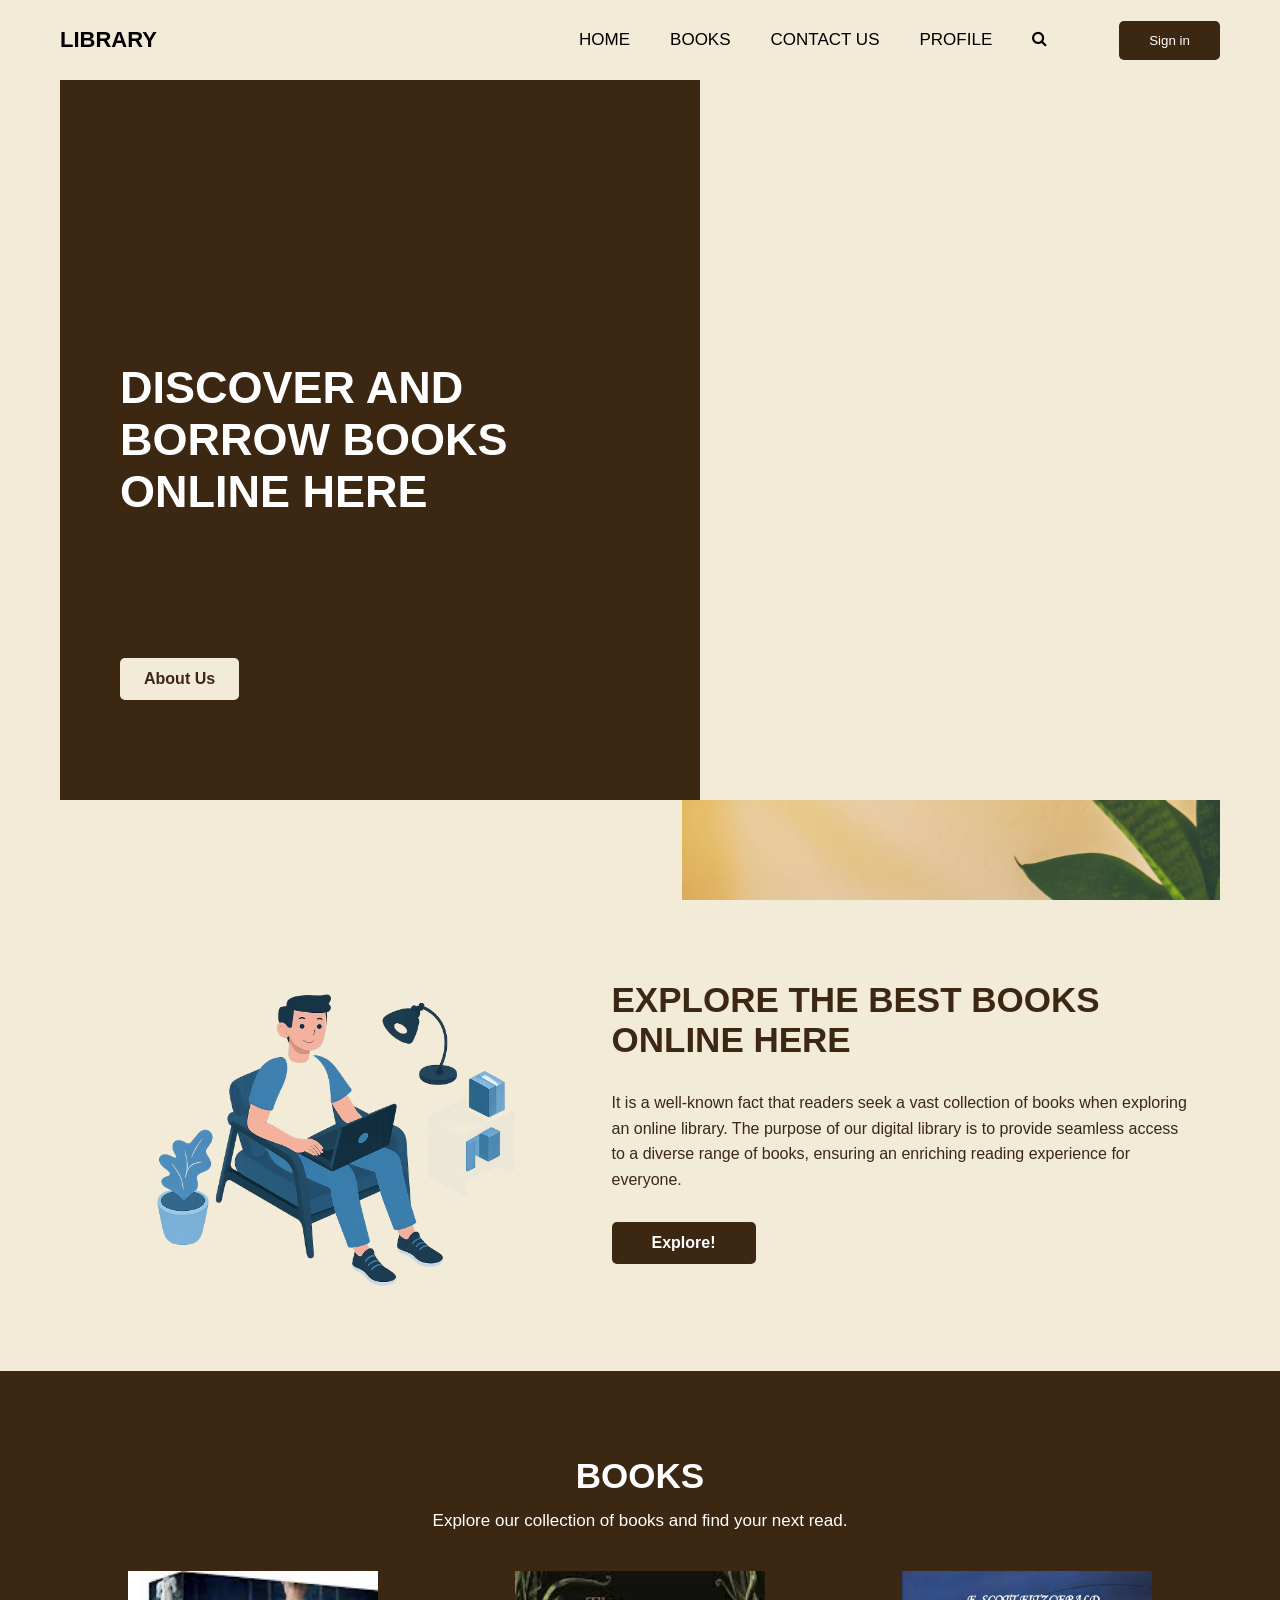
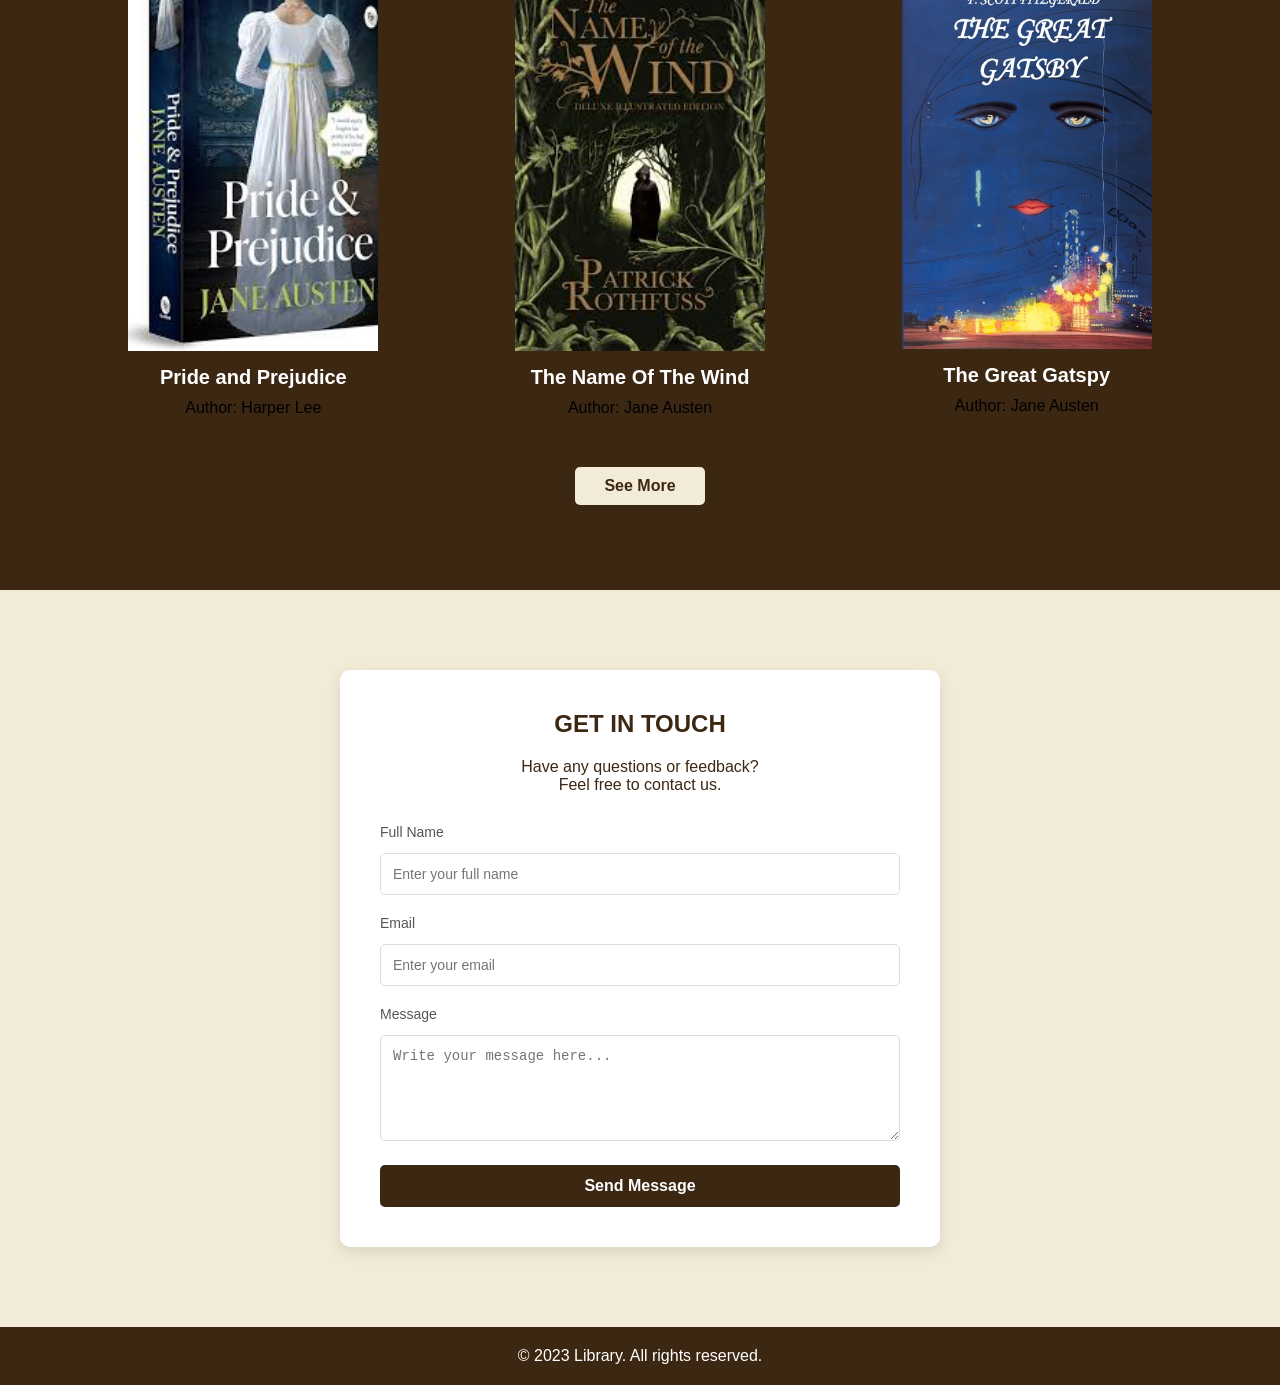
<file: index.html>
<!DOCTYPE html>
<html>
<head>
    <meta charset="UTF-8">
    <meta name="viewport" content="width=device-width, initial-scale=1.0">
    <title>Online Library</title>
    <link rel="preconnect" href="https://fonts.googleapis.com">
<link rel="preconnect" href="https://fonts.gstatic.com" crossorigin>
<link href="https://fonts.googleapis.com/css2?family=Indie+Flower&family=Poppins:ital,wght@0,100;0,200;0,300;0,400;0,500;0,600;0,700;0,800;0,900;1,100;1,200;1,300;1,400;1,500;1,600;1,700;1,800;1,900&display=swap" rel="stylesheet">
<link rel="stylesheet" href="css/font-awesome.min.css">
<link rel="stylesheet" href="css/style.css">
<link rel="stylesheet" href="css/profileStyle.css">
<link rel="stylesheet" href="css/navStyle.css">
<link rel="stylesheet" href="css/home.css">
<link rel="stylesheet" href="css/ScrollBar.css">
<link rel="stylesheet" href="css/searchButtonAll.css">
<script src="js/signIn.js" defer></script>

</head>
<body>
    <div class="home" id="home">
        <nav class="nav-large">
            <div class="nav-logo">
                <a href="index.html">Library</a>
            </div>
            <ul class="nav-links">
                <li><a href="#home">Home</a></li>
                <li><a href="#books">Books</a></li>
                <li><a href="#contact">Contact us</a></li>
                <li><a href="profileUser.html">Profile</a></li>
                <li><i class="fa fa-search search" aria-hidden="true"></i></li>
                <li>
                    <span id="user-name-large" style="margin-right: 10px; font-weight: bold;"></span>
                    <button id="auth-btn-large" class="sign-in-btn">Sign in</button>

                </li>
            </ul>
        </nav>

        <nav class="nav-small">
            <div class="nav-logo">
                <a href="index.html">Library</a>
            </div>
            <button class="menu-toggle" id="menuToggle">
                <i class="fa fa-bars"></i>
            </button>
            <div class="side-menu" id="sideMenu">
                <button class="close-menu" id="closeMenu">
                    <i class="fa fa-times"></i>
                </button>
                <ul class="nav-links">
                    <li><a href="#home" class="active">Home</a></li>
                    <li><a href="#books">Books</a></li>
                    <li><a href="#contact">Contact us</a></li>
                    <li><a href="profileUser.html">Profile</a></li>
                    <li><i class="fa fa-search search" aria-hidden="true"></i></li>
                    <li>
                        <span id="user-name-small" style="margin-right: 10px; font-weight: bold;"></span>
                        <button id="auth-btn-small" class="sign-in-btn">Sign in</button>
                    </li>
                </ul>
            </div>
        </nav>
        <div class="left-home" >
            <h1 class="homepg-title">
                Discover and Borrow Books Online Here
            </h1>
            <a href="#about" class="home-btn">About Us</a>
        </div>
        <div class="right-home">
            <div class="home-img">
                <img class="" src="images/bookhome.jpg" alt="home">
            </div>
        </div>
        <!-- <div class="float-fix"></div> -->
    </div>
    
    <div class="about first" id="about">
        <div class="container">
            
            <img src="images/boy.png" alt="about" class="boy-img">
            <div class="about-right">
                <h2 class="about-title">Explore the Best Books Online Here</h2>
                <p class="about-txt">It is a well-known fact that readers seek a vast collection of books when exploring an online library. The purpose of our digital library is to provide seamless access to a diverse range of books, ensuring an enriching reading experience for everyone.</p>
                <a class="about-btn" href="List-of-Books.html">Explore!</a>
            </div>
        </div>
    </div>

    <div class="books" id="books">
        <div class="container">
            <h2 class="books-title">Books</h2>
            <p class="books-txt">Explore our collection of books and find your next read.</p>
            <div class="first-row">
            <div class="book-list">
                <div class="book-item">
                    <img src="images/Pride and Prejudice.jpg" alt="Book 1" style="height: 85%;">
                    <h3 class="book-name">Pride and Prejudice</h3>
                    <p>Author: Harper Lee</p>
                </div>
                <div class="book-item mg">
                    <img src="images/name-wind.jpg" alt="Book 2" class="book2"> 
                    <h3 class="book-name">The Name Of The Wind</h3>
                    <p>Author: Jane Austen</p>
                </div>
                <div class="book-item">
                    <img src="images/the great gatspy.jpg" alt="Book 3" class="book3" >
                    <h3 class="book-name">The Great Gatspy</h3>
                    <p>Author:  Jane Austen</p>
                </div>
            </div>
            </div>
            
                <a href="List-of-Books.html" class="books-btn">See More</a>
            
        </div>
        <div class="float-fix"></div>
    </div>
    <section class="contact" id="contact">
        <div class="container2">
            <h1 class="contact-title">Get in Touch</h1>
            <p class="contact-text">Have any questions or feedback?<br> Feel free to contact us.</p>
            
            <form class="contact-form">
                <div class="input-group">
                    <label for="name">Full Name</label>
                    <input type="text" id="name" placeholder="Enter your full name" required>
                </div>
                
                <div class="input-group">
                    <label for="email">Email</label>
                    <input type="email" id="email" placeholder="Enter your email" required>
                </div>
                
                <div class="input-group">
                    <label for="message">Message</label>
                    <textarea id="message" rows="5" placeholder="Write your message here..." required></textarea>
                </div>
                
                <button type="submit" class="contact-btn">Send Message</button>
            </form>
        </div>
    </section>
    <footer class="footer">
        
        <p>&copy; 2023 Library. All rights reserved.</p>
                
            
    </footer>
    <script src="js/searchButtonAll.js"></script>
    <script src="js/navbarAuth.js"></script>
</body>
</html>
</file>
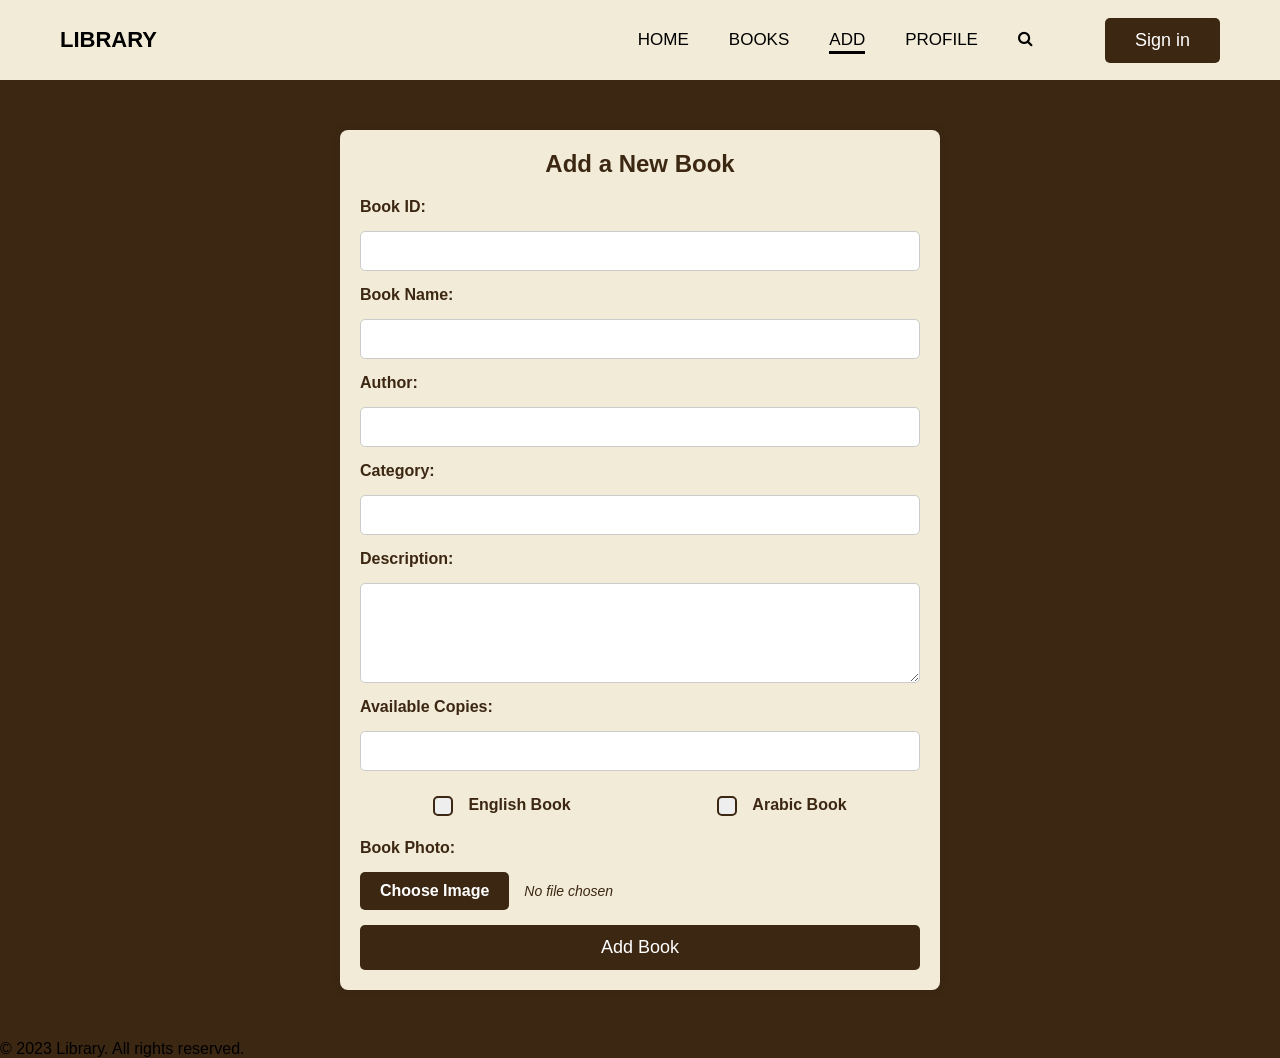
<file: Add_Book.html>
<!DOCTYPE html>
<html lang="en">
<head>
    <meta charset="UTF-8">
    <meta name="viewport" content="width=device-width, initial-scale=1.0">
    <title>Add Book</title>
    <link rel="stylesheet" href="css/add.css">
    <link rel="stylesheet" href="css/navStyle.css">
    <link rel="stylesheet" href="css/ScrollBar.css">
    <link rel="stylesheet" href="css/font-awesome.min.css">
    <link rel="stylesheet" href="css/searchButtonAll.css">
</head>
<body>
    <nav class="nav-large">
        <div class="nav-logo">
            <a href="homeAdmin.html">Library</a>
        </div>
        <ul class="nav-links">
            <li><a href="homeAdmin.html">Home</a></li>
            <li><a href="List-of-Books-Admin.html">Books</a></li>
            <li><a href="Add_Book.html">ADD</a></li>
            <li><a href="profileAdmin.html">Profile</a></li>
            <li><i class="fa fa-search search" aria-hidden="true"></i></li>
            <li>
                <span id="user-name-large" style="margin-right: 10px; font-weight: bold;"></span>
                <button id="auth-btn-large" class="sign-in-btn">Sign in</button>
            </li>
        </ul>
    </nav>

    <nav class="nav-small">
        <div class="nav-logo">
            <a href="homeAdmin.html">Library</a>
        </div>
        <button class="menu-toggle" id="menuToggle">
            <i class="fa fa-bars"></i>
        </button>
        <div class="side-menu" id="sideMenu">
            <button class="close-menu" id="closeMenu">
                <i class="fa fa-times"></i>
            </button>
            <ul class="nav-links">
                <li><a href="homeAdmin.html" class="active">Home</a></li>
                <li><a href="List-of-Books-Admin.html">Books</a></li>
                <li><a href="Add_Book.html">ADD</a></li>
                <li><a href="profileAdmin.html">Profile</a></li>
                <li><i class="fa fa-search search" aria-hidden="true"></i></li>
                <li>
                    <span id="user-name-small" style="margin-right: 10px; font-weight: bold;"></span>
                    <button id="auth-btn-small" class="sign-in-btn">Sign in</button>
                </li>
            </ul>
        </div>
    </nav>
    <div class="container">
        <h2>Add a New Book</h2>
        <form action="#" method="POST" enctype="multipart/form-data">
            <label for="book_id">Book ID:</label>
            <input type="text" id="book_id" name="book_id" required>
            
            <label for="book_name">Book Name:</label>
            <input type="text" id="book_name" name="book_name" required>
            
            <label for="author">Author:</label>
            <input type="text" id="author" name="author" required>
            
            <label for="category">Category:</label>
            <input type="text" id="category" name="category" required>
            
            <label for="description">Description:</label>
            <textarea id="description" name="description" required></textarea>
            
            <label for="available_copies">Available Copies:</label>
            <input type="number" id="available_copies" name="available_copies" min="1" required>
            
            <div class="language-options">
                <label class="custom-radio">
                    <input type="radio" name="choice" value="english" required>
                    <span class="checkmark"></span>
                    English Book
                </label>
                <label class="custom-radio">
                    <input type="radio" name="choice" value="arabic" required>
                    <span class="checkmark"></span>
                    Arabic Book
                </label>
            </div>            
            <label for="book_image">Book Photo:</label>
            <div class="file-upload-wrapper">
                <input type="file" id="book_image" name="book_image" accept="image/*" required>
                <label for="book_image" class="custom-file-upload">Choose Image</label>
                <span id="file-name">No file chosen</span>
            </div>
            <button type="submit">Add Book</button>
        </form>

    </div>
    <footer class="footer">
        <p>© 2023 Library. All rights reserved.</p>
    </footer>
    <script src="js/Add.js"></script>
    <script src="js/searchButtonAllAdmin.js"></script>
    <script src="js/navbarAuth.js"></script>
</body>
</html>
</file>
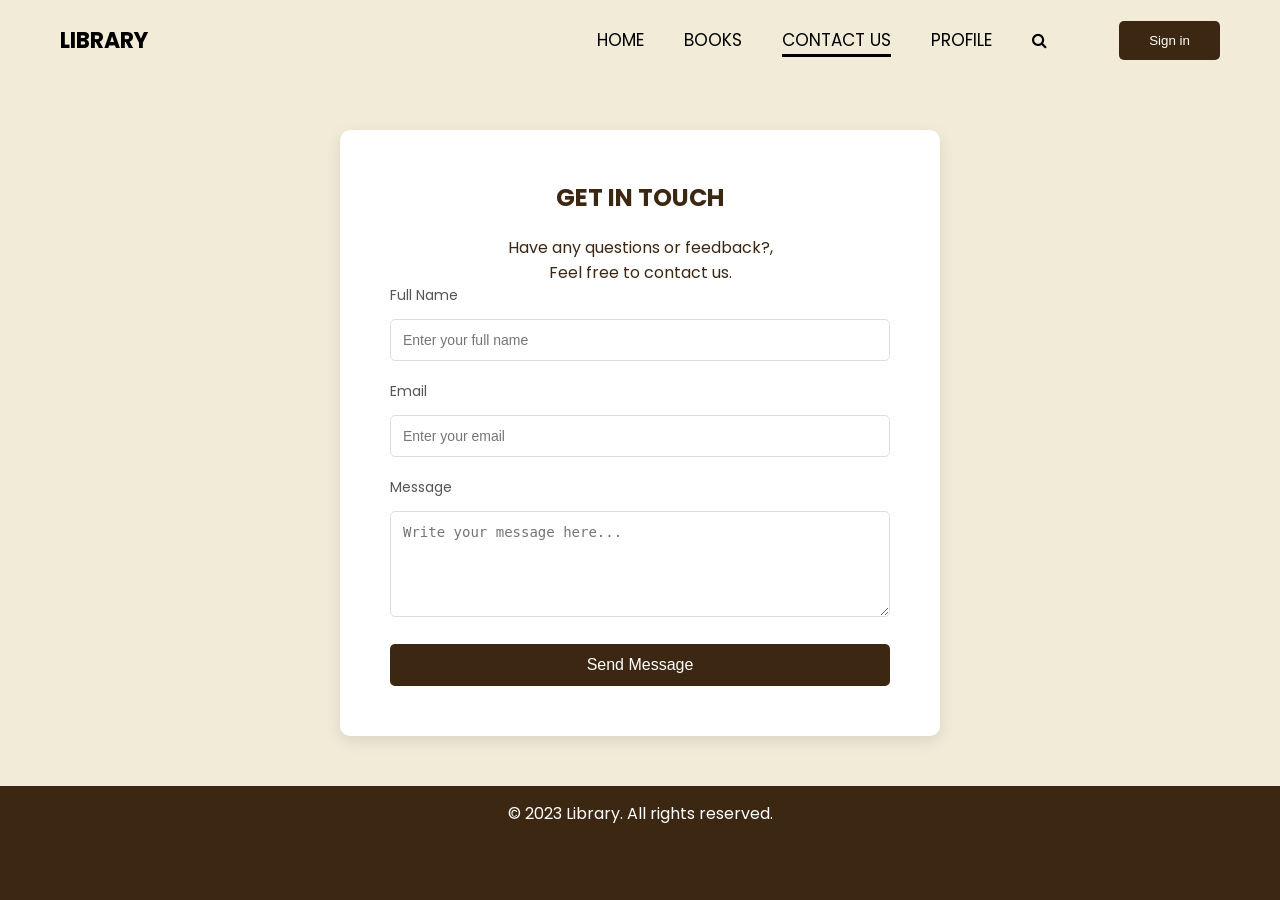
<file: contact.html>
<!DOCTYPE html>
<html>
<head>
    <meta charset="UTF-8">
    <meta name="viewport" content="width=device-width, initial-scale=1.0">
    <title>Contact Us</title>
    <link rel="preconnect" href="https://fonts.googleapis.com">
    <link rel="preconnect" href="https://fonts.gstatic.com" crossorigin>
    <link href="https://fonts.googleapis.com/css2?family=Indie+Flower&family=Poppins:wght@300;400;500;600;700&display=swap" rel="stylesheet">
    <link rel="stylesheet" href="css/navStyle.css">
    <link rel="stylesheet" href="css/contact.css">
    <link rel="preconnect" href="https://fonts.gstatic.com" crossorigin>
<link href="https://fonts.googleapis.com/css2?family=Indie+Flower&family=Poppins:ital,wght@0,100;0,200;0,300;0,400;0,500;0,600;0,700;0,800;0,900;1,100;1,200;1,300;1,400;1,500;1,600;1,700;1,800;1,900&display=swap" rel="stylesheet">
<link rel="stylesheet" href="https://cdnjs.cloudflare.com/ajax/libs/font-awesome/6.0.0/css/all.min.css">
<link rel="stylesheet" href="css/font-awesome.min.css">
<link rel="stylesheet" href="css/style.css">
<link rel="stylesheet" href="css/ScrollBar.css">
<link rel="stylesheet" href="css/searchButtonAll.css">
<script src="js/contact.js" defer></script>


<!-- <link rel="stylesheet" href="css/home.css"> -->
</head>
<body>
    <nav class="nav-large">
        <div class="nav-logo">
            <a href="index.html">Library</a>
        </div>
        <ul class="nav-links">
            <li><a href="index.html">Home</a></li>
                    <li><a href="List-of-Books.html">Books</a></li>
                    <li><a href="contact.html">Contact us</a></li>
                    <li><a href="profileUser.html">Profile</a></li>
            <li><i class="fa fa-search search" aria-hidden="true"></i></li>
            <li>
                <span id="user-name-large" style="margin-right: 10px; font-weight: bold;"></span>
                <button id="auth-btn-large" class="sign-in-btn">Sign in</button>
            </li>
        </ul>
    </nav>

    <nav class="nav-small">
        <div class="nav-logo">
            <a href="index.html">Library</a>
        </div>
        <button class="menu-toggle" id="menuToggle">
            <i class="fa fa-bars"></i>
        </button>
        <div class="side-menu" id="sideMenu">
            <button class="close-menu" id="closeMenu">
                <i class="fa fa-times"></i>
            </button>
            <ul class="nav-links">
                <li><a href="index.html" class="active">Home</a></li>
                    <li><a href="List-of-Books.html">Books</a></li>
                    <li><a href="contact.html">Contact us</a></li>
                    <li><a href="profileUser.html">Profile</a></li>
                <li><i class="fa fa-search search" aria-hidden="true"></i></li>
                <li>
                    <span id="user-name-small" style="margin-right: 10px; font-weight: bold;"></span>
                    <button id="auth-btn-small" class="sign-in-btn">Sign in</button>
                </li>
            </ul>
        </div>
    </nav>

    <section class="contact">
        <div class="container">
            <h1 class="contact-title">Get in Touch</h1>
            <p class="contact-text">Have any questions or feedback?,<br> Feel free to contact us.</p>
            
            <form class="contact-form">
                <div class="input-group">
                    <label for="name">Full Name</label>
                    <input type="text" id="name" placeholder="Enter your full name" required>
                </div>
                
                <div class="input-group">
                    <label for="email">Email</label>
                    <input type="email" id="email" placeholder="Enter your email" required>
                </div>
                
                <div class="input-group">
                    <label for="message">Message</label>
                    <textarea id="message" rows="5" placeholder="Write your message here..." required></textarea>
                </div>
                
                <button type="submit" class="contact-btn">Send Message</button>
            </form>
        </div>
    </section>
    <footer class="footer">
        
        <p>&copy; 2023 Library. All rights reserved.</p>
                
            
    </footer>
    <script src="js/navbarAuth.js"></script>
    <script src="js/searchButtonAll.js"></script>
</body>
</html>
</file>
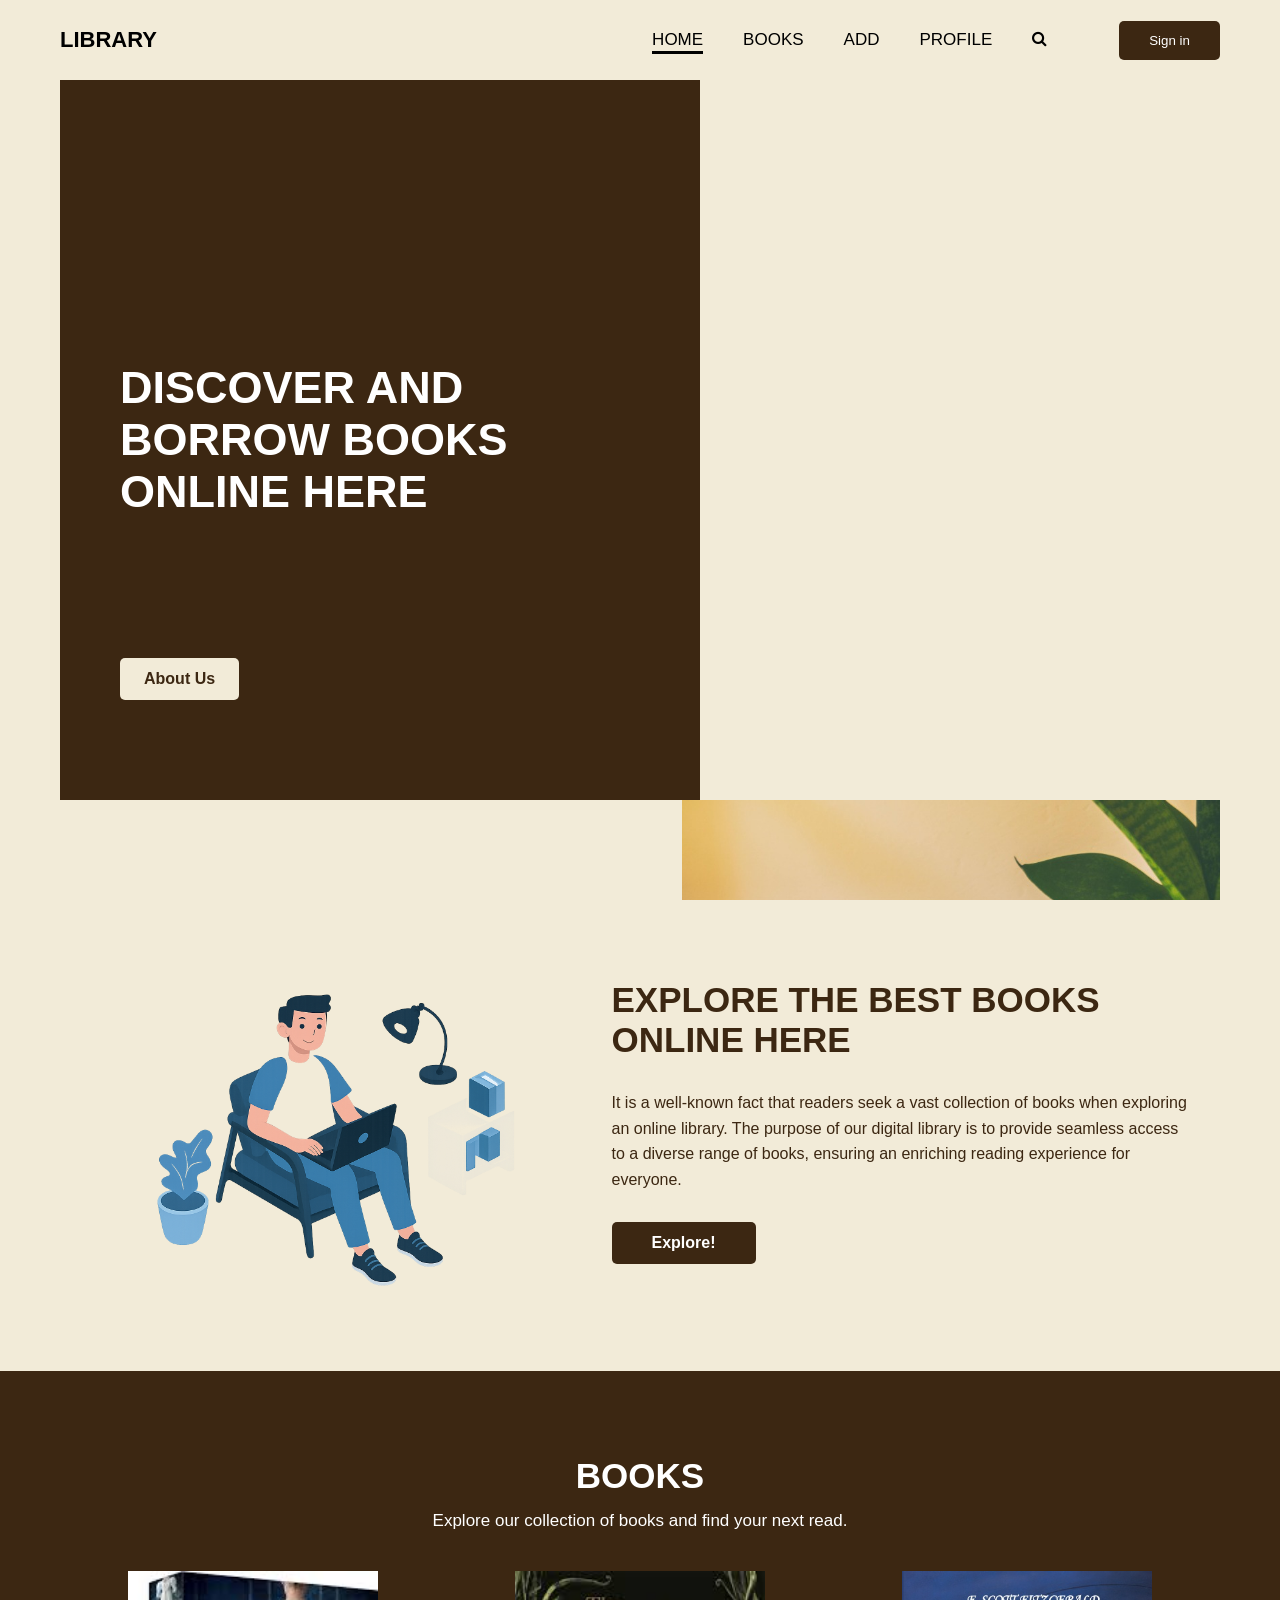
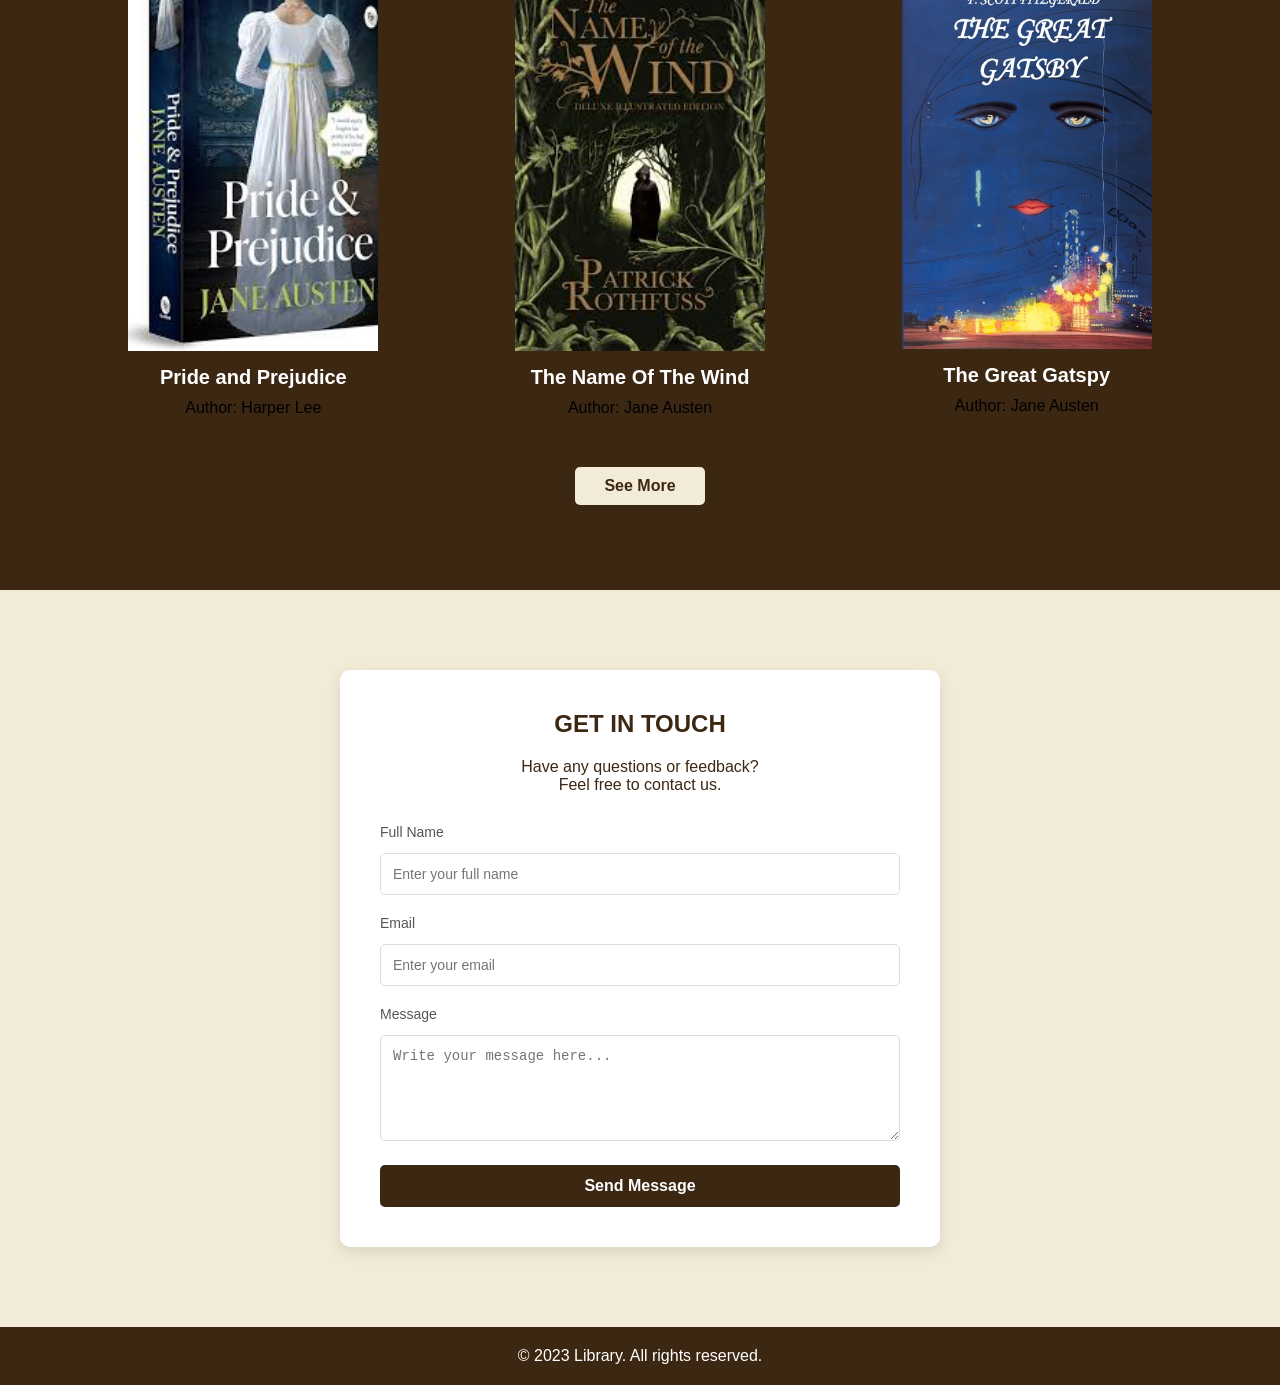
<file: homeAdmin.html>
<!DOCTYPE html>
<html>
<head>
    <meta charset="UTF-8">
    <meta name="viewport" content="width=device-width, initial-scale=1.0">
    <title>Online Library</title>
    <link rel="preconnect" href="https://fonts.googleapis.com">
<link rel="preconnect" href="https://fonts.gstatic.com" crossorigin>
<link href="https://fonts.googleapis.com/css2?family=Indie+Flower&family=Poppins:ital,wght@0,100;0,200;0,300;0,400;0,500;0,600;0,700;0,800;0,900;1,100;1,200;1,300;1,400;1,500;1,600;1,700;1,800;1,900&display=swap" rel="stylesheet">
<link rel="stylesheet" href="css/font-awesome.min.css">
<link rel="stylesheet" href="css/style.css">
<link rel="stylesheet" href="css/profileStyle.css">
<link rel="stylesheet" href="css/navStyle.css">
<link rel="stylesheet" href="css/home.css">
<link rel="stylesheet" href="css/ScrollBar.css">
<link rel="stylesheet" href="css/searchButtonAll.css">
<script src="js/signIn.js" defer></script>

</head>
<body>
    <div class="home" id="home">
        <nav class="nav-large">
            <div class="nav-logo">
                <a href="homeAdmin.html">Library</a>
            </div>
            <ul class="nav-links">
                <li><a href="homeAdmin.html">Home</a></li>
                <li><a href="List-of-Books-Admin.html">Books</a></li>
                <li><a href="Add_Book.html">ADD</a></li>
                <li><a href="profileAdmin.html">Profile</a></li>
                <li><i class="fa fa-search search" aria-hidden="true"></i></li>
                <li>
                    <span id="user-name-large" style="margin-right: 10px; font-weight: bold;"></span>
                <button id="auth-btn-large" class="sign-in-btn">Sign in</button>
                </li>
            </ul>
        </nav>
    
        <nav class="nav-small">
            <div class="nav-logo">
                <a href="homeAdmin.html">Library</a>
            </div>
            <button class="menu-toggle" id="menuToggle">
                <i class="fa fa-bars"></i>
            </button>
            <div class="side-menu" id="sideMenu">
                <button class="close-menu" id="closeMenu">
                    <i class="fa fa-times"></i>
                </button>
                <ul class="nav-links">
                    <li><a href="homeAdmin.html" class="active">Home</a></li>
                    <li><a href="List-of-Books-Admin.html">Books</a></li>
                    <li><a href="Add_Book.html">ADD</a></li>
                    <li><a href="profileAdmin.html">Profile</a></li>
                    <li><i class="fa fa-search search" aria-hidden="true"></i></li>
                    <li>
                        <span id="user-name-small" style="margin-right: 10px; font-weight: bold;"></span>
                        <button id="auth-btn-small" class="sign-in-btn">Sign in</button>
                    </li>
                </ul>
            </div>
        </nav>
        <div class="left-home" >
            <h1 class="homepg-title">
                Discover and Borrow Books Online Here
            </h1>
            <a href="#about" class="home-btn">About Us</a>
        </div>
        <div class="right-home">
            <div class="home-img">
                <img class="" src="images/bookhome.jpg" alt="home">
            </div>
        </div>
        <!-- <div class="float-fix"></div> -->
    </div>
    
    <div class="about first" id="about">
        <div class="container">
            
            <img src="images/boy.png" alt="about" class="boy-img">
            <div class="about-right">
                <h2 class="about-title">Explore the Best Books Online Here</h2>
                <p class="about-txt">It is a well-known fact that readers seek a vast collection of books when exploring an online library. The purpose of our digital library is to provide seamless access to a diverse range of books, ensuring an enriching reading experience for everyone.</p>
                <a class="about-btn" href="List-of-Books-Admin.html">Explore!</a>
            </div>
        </div>
    </div>

    <div class="books" id="books">
        <div class="container">
            <h2 class="books-title">Books</h2>
            <p class="books-txt">Explore our collection of books and find your next read.</p>
            <div class="first-row">
            <div class="book-list">
                <div class="book-item">
                    <img src="images/Pride and Prejudice.jpg" alt="Book 1" style="height: 85%;">
                    <h3 class="book-name">Pride and Prejudice</h3>
                    <p>Author: Harper Lee</p>
                </div>
                <div class="book-item mg">
                    <img src="images/name-wind.jpg" alt="Book 2" class="book2"> 
                    <h3 class="book-name">The Name Of The Wind</h3>
                    <p>Author: Jane Austen</p>
                </div>
                <div class="book-item">
                    <img src="images/the great gatspy.jpg" alt="Book 3" class="book3" >
                    <h3 class="book-name">The Great Gatspy</h3>
                    <p>Author:  Jane Austen</p>
                </div>
            </div>
            </div>
            
                <a href="List-of-Books-Admin.html" class="books-btn">See More</a>
            
        </div>
        <div class="float-fix"></div>
    </div>
    <section class="contact" id="contact">
        <div class="container2">
            <h1 class="contact-title">Get in Touch</h1>
            <p class="contact-text">Have any questions or feedback?<br> Feel free to contact us.</p>
            
            <form class="contact-form">
                <div class="input-group">
                    <label for="name">Full Name</label>
                    <input type="text" id="name" placeholder="Enter your full name" required>
                </div>
                
                <div class="input-group">
                    <label for="email">Email</label>
                    <input type="email" id="email" placeholder="Enter your email" required>
                </div>
                
                <div class="input-group">
                    <label for="message">Message</label>
                    <textarea id="message" rows="5" placeholder="Write your message here..." required></textarea>
                </div>
                
                <button type="submit" class="contact-btn">Send Message</button>
            </form>
        </div>
    </section>
    <footer class="footer">
        
        <p>&copy; 2023 Library. All rights reserved.</p>
                
            
    </footer>
    <script src="js/searchButtonAllAdmin.js"></script>
    <script src="js/navbarAuth.js"></script>
</body>
</html>
</file>
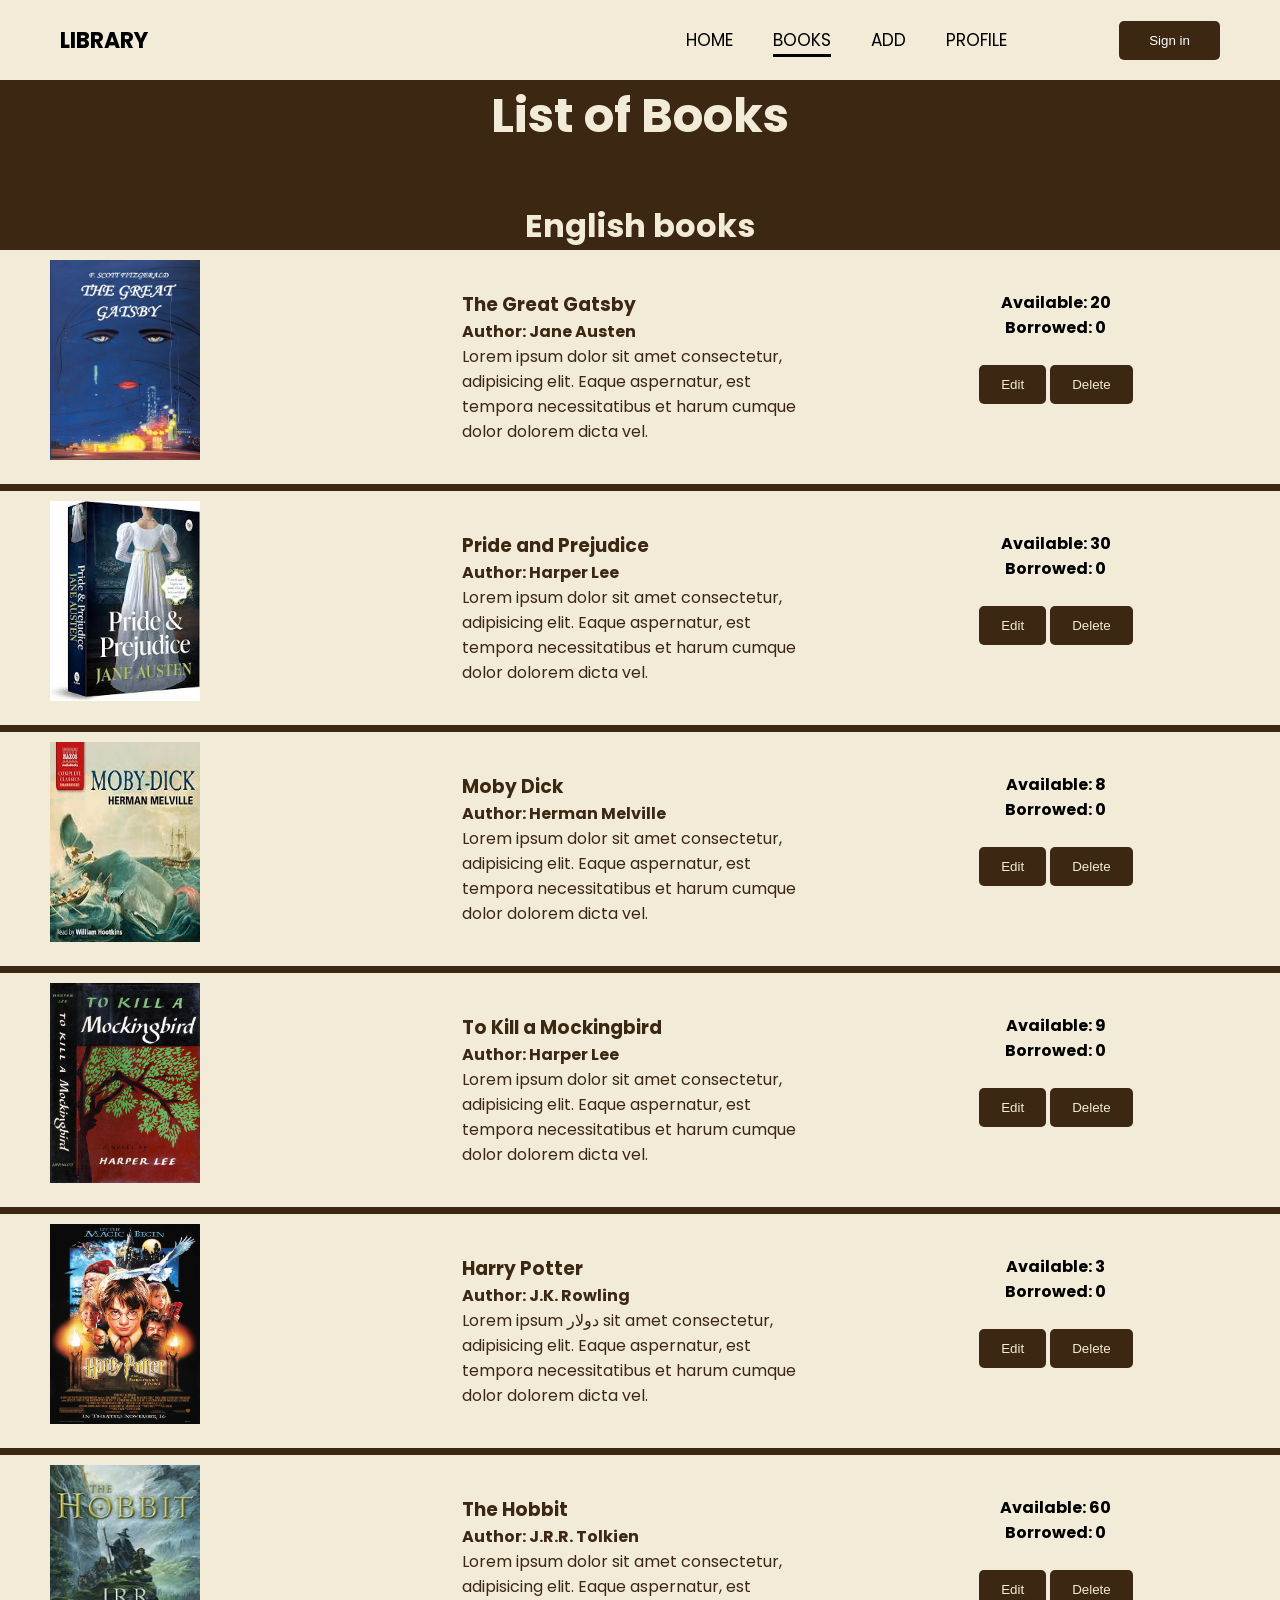
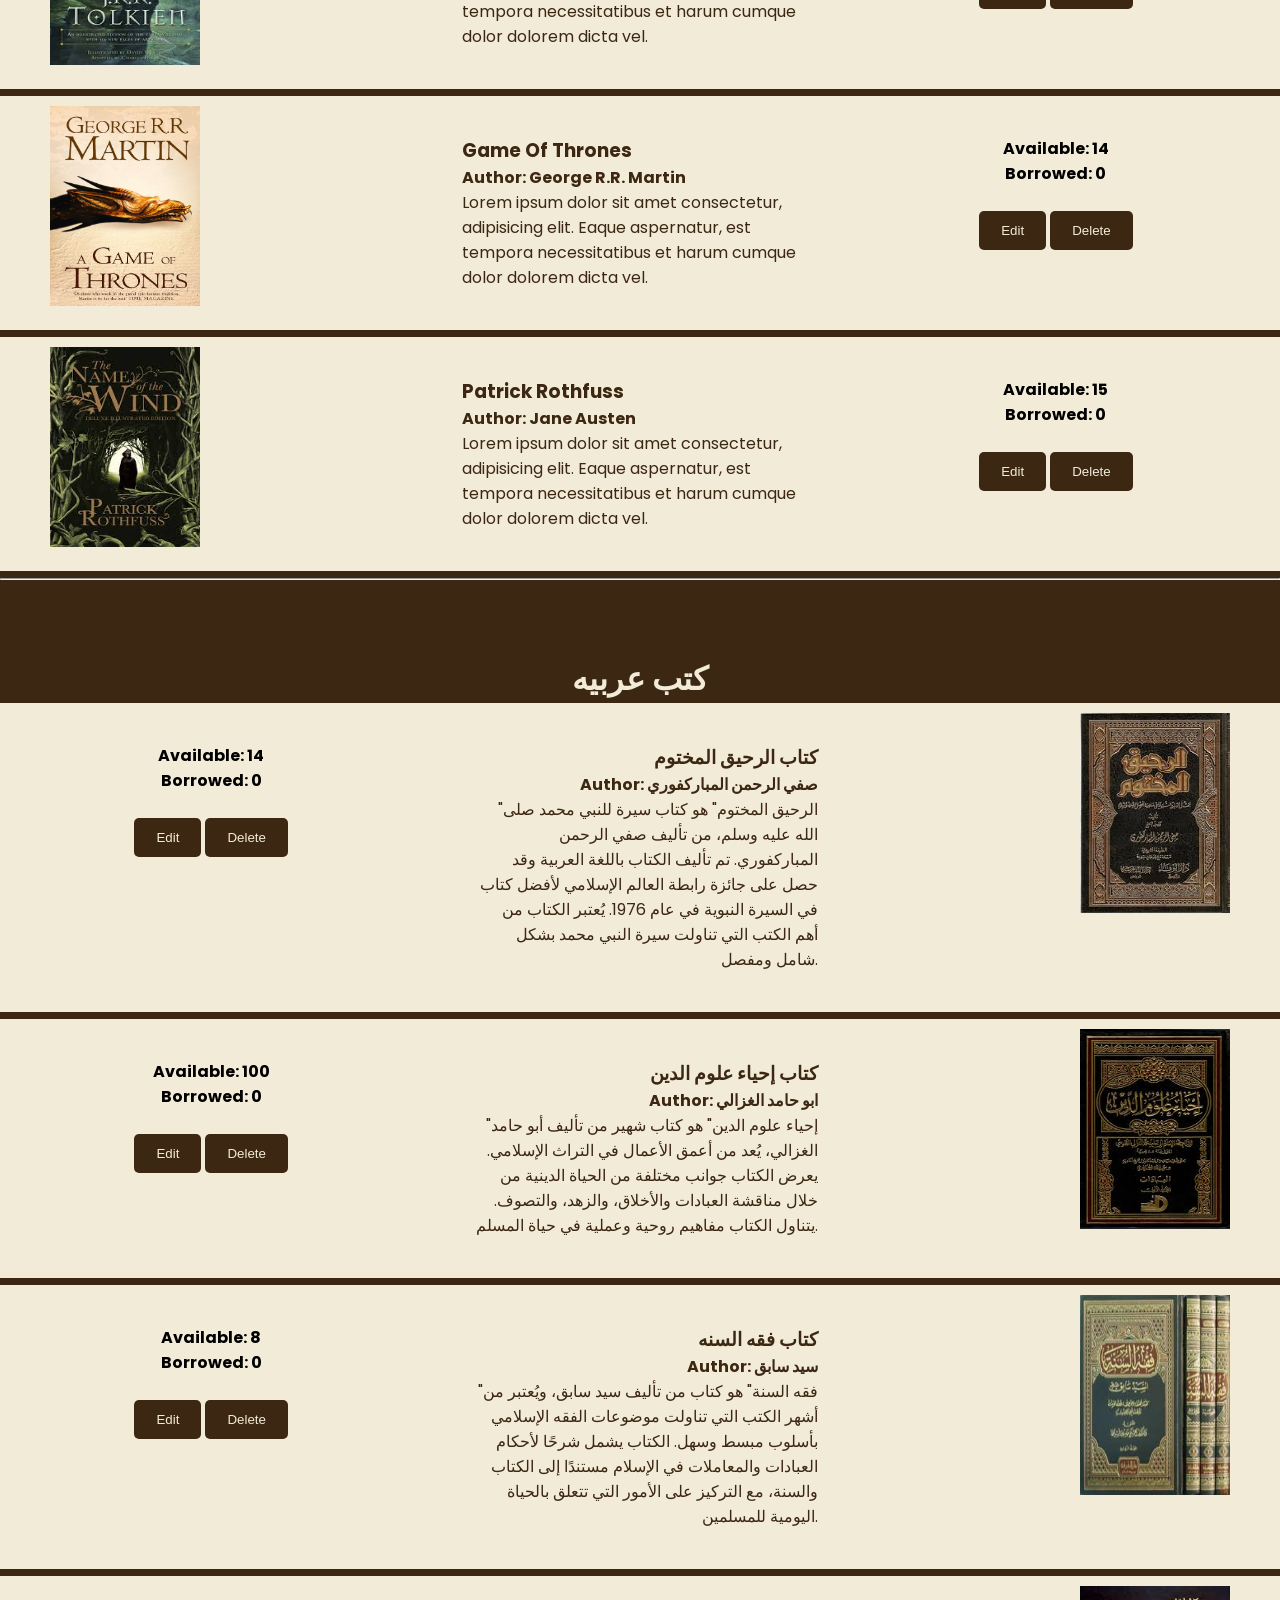
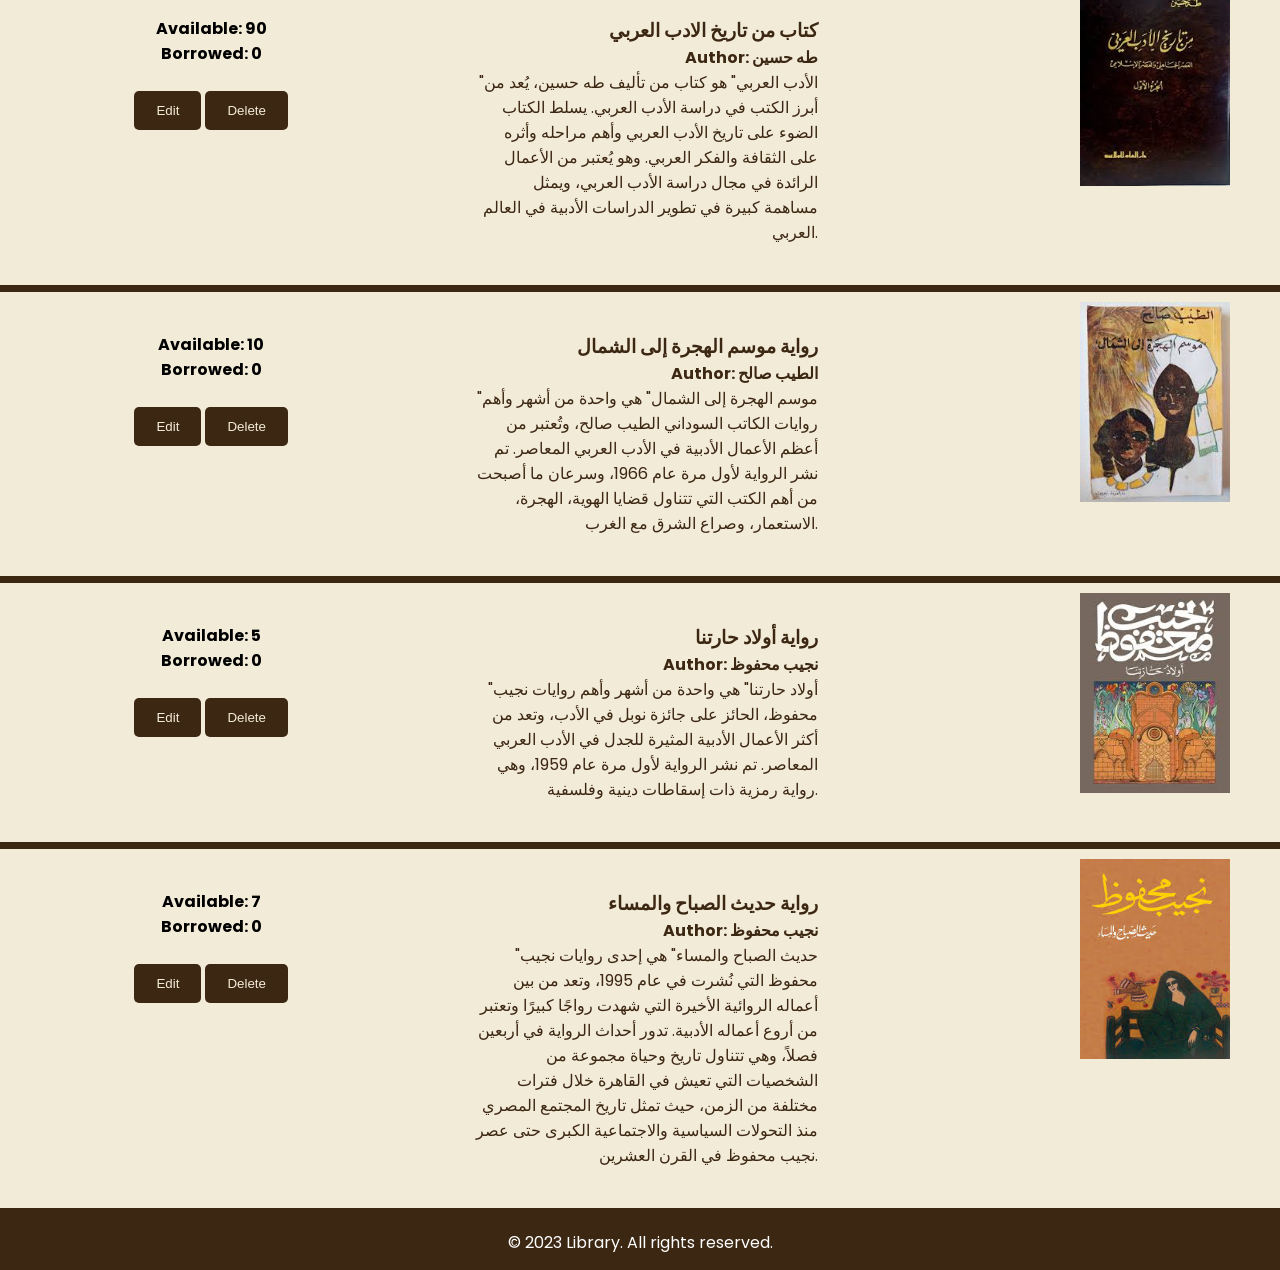
<file: List-of-Books-Admin.html>
<!DOCTYPE html>
<html>
    <head>
        <title>List of Books</title>
        <meta charset="UTF-8">  
        <link rel="stylesheet" href="css/List-of-Books-Admin.css">
        <link rel="stylesheet" href="css/navStyle.css">
        <link rel="stylesheet" href="css/style.css">
        <!-- <link rel="stylesheet" href="css/home.css"> -->
         <link rel="stylesheet" href="css/ScrollBar.css">
        <link rel="preconnect" href="https://fonts.googleapis.com">
<link rel="preconnect" href="https://fonts.gstatic.com" crossorigin>
<link href="https://fonts.googleapis.com/css2?family=Indie+Flower&family=Poppins:ital,wght@0,100;0,200;0,300;0,400;0,500;0,600;0,700;0,800;0,900;1,100;1,200;1,300;1,400;1,500;1,600;1,700;1,800;1,900&display=swap" rel="stylesheet">

    </head>
    <body>
        <nav class="nav-large">
            <div class="nav-logo">
                <a href="homeAdmin.html">Library</a>
            </div>
            <ul class="nav-links">
                <li><a href="homeAdmin.html">Home</a></li>
                <li><a href="List-of-Books-Admin.html">Books</a></li>
                <li><a href="Add_Book.html">ADD</a></li>
                <li><a href="profileAdmin.html">Profile</a></li>
                <li><i class="fa fa-search search" aria-hidden="true"></i></li>
                <li>
                    <span id="user-name-large" style="margin-right: 10px; font-weight: bold;"></span>
                    <button id="auth-btn-large" class="sign-in-btn">Sign in</button>
                </li>
            </ul>
        </nav>
    
        <nav class="nav-small">
            <div class="nav-logo">
                <a href="homeAdmin.html">Library</a>
            </div>
            <button class="menu-toggle" id="menuToggle">
                <i class="fa fa-bars"></i>
            </button>
            <div class="side-menu" id="sideMenu">
                <button class="close-menu" id="closeMenu">
                    <i class="fa fa-times"></i>
                </button>
                <ul class="nav-links">
                    <li><a href="homeAdmin.html" class="active">Home</a></li>
                    <li><a href="List-of-Books-Admin.html">Books</a></li>
                    <li><a href="Add_Book.html">ADD</a></li>
                    <li><a href="profileAdmin.html">Profile</a></li>
                    <li><i class="fa fa-search search" aria-hidden="true"></i></li>
                    <li>
                        <span id="user-name-small" style="margin-right: 10px; font-weight: bold;"></span>
                        <button id="auth-btn-small" class="sign-in-btn">Sign in</button>
                    </li>
                </ul>
            </div>
        </nav>
        <div class="list-of-book">
            <h1>List of Books</h1>
            <br />
            <br /> 
            <div class="english-books">
                <h2>English books</h2>
            </div>
            <hr/>
            <br/>
            <br/>
            <br/>
            <div class="Arabic-books">
                <h2>كتب عربيه</h2>
           
            </div>
            
        </div>
        <footer class="footer">
        
            <p>&copy; 2023 Library. All rights reserved.</p>
                    
        </footer>
      
        <script src="js/Add.js" defer></script> 
        <script src="js/searchButton.js"></script>
        <script src="js/navbarAuth.js"></script>
        <script src="js/list-of-books-Admin.js" defer></script>
        
    </body>
</html>
</file>
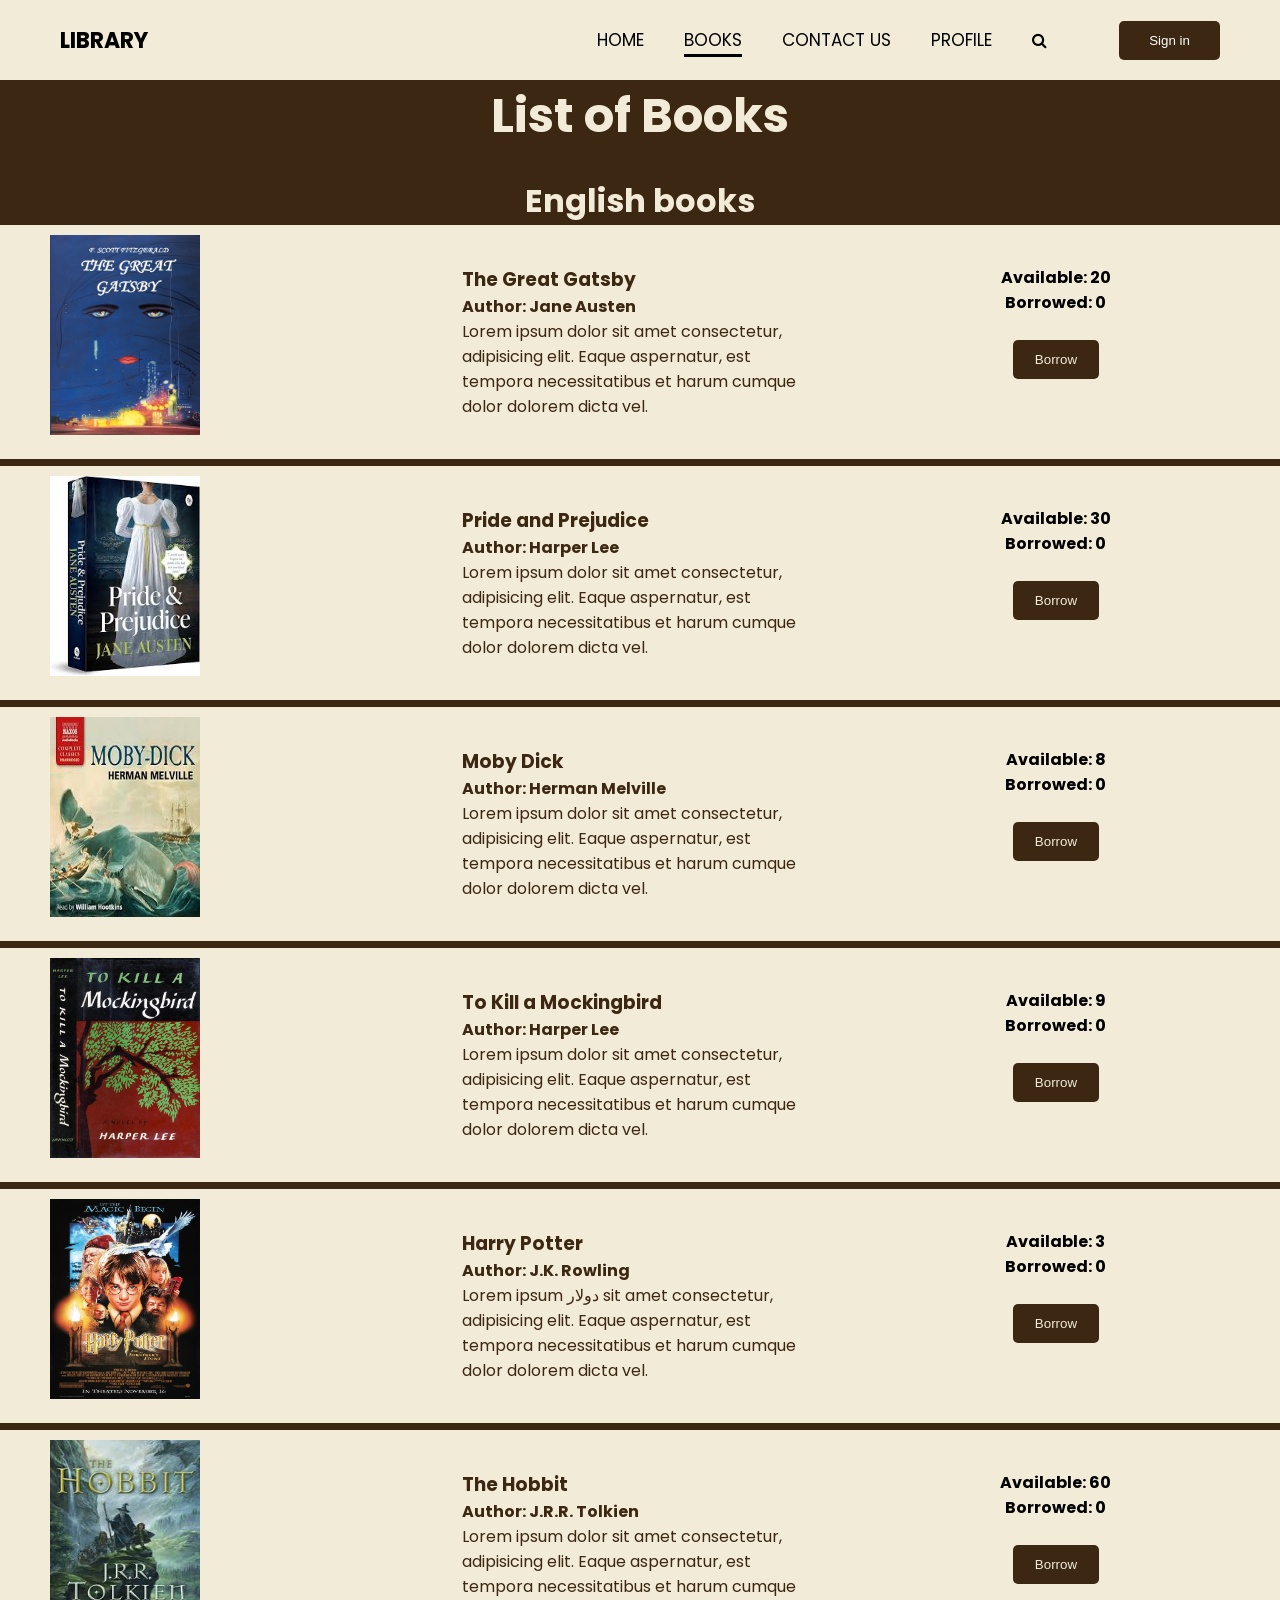
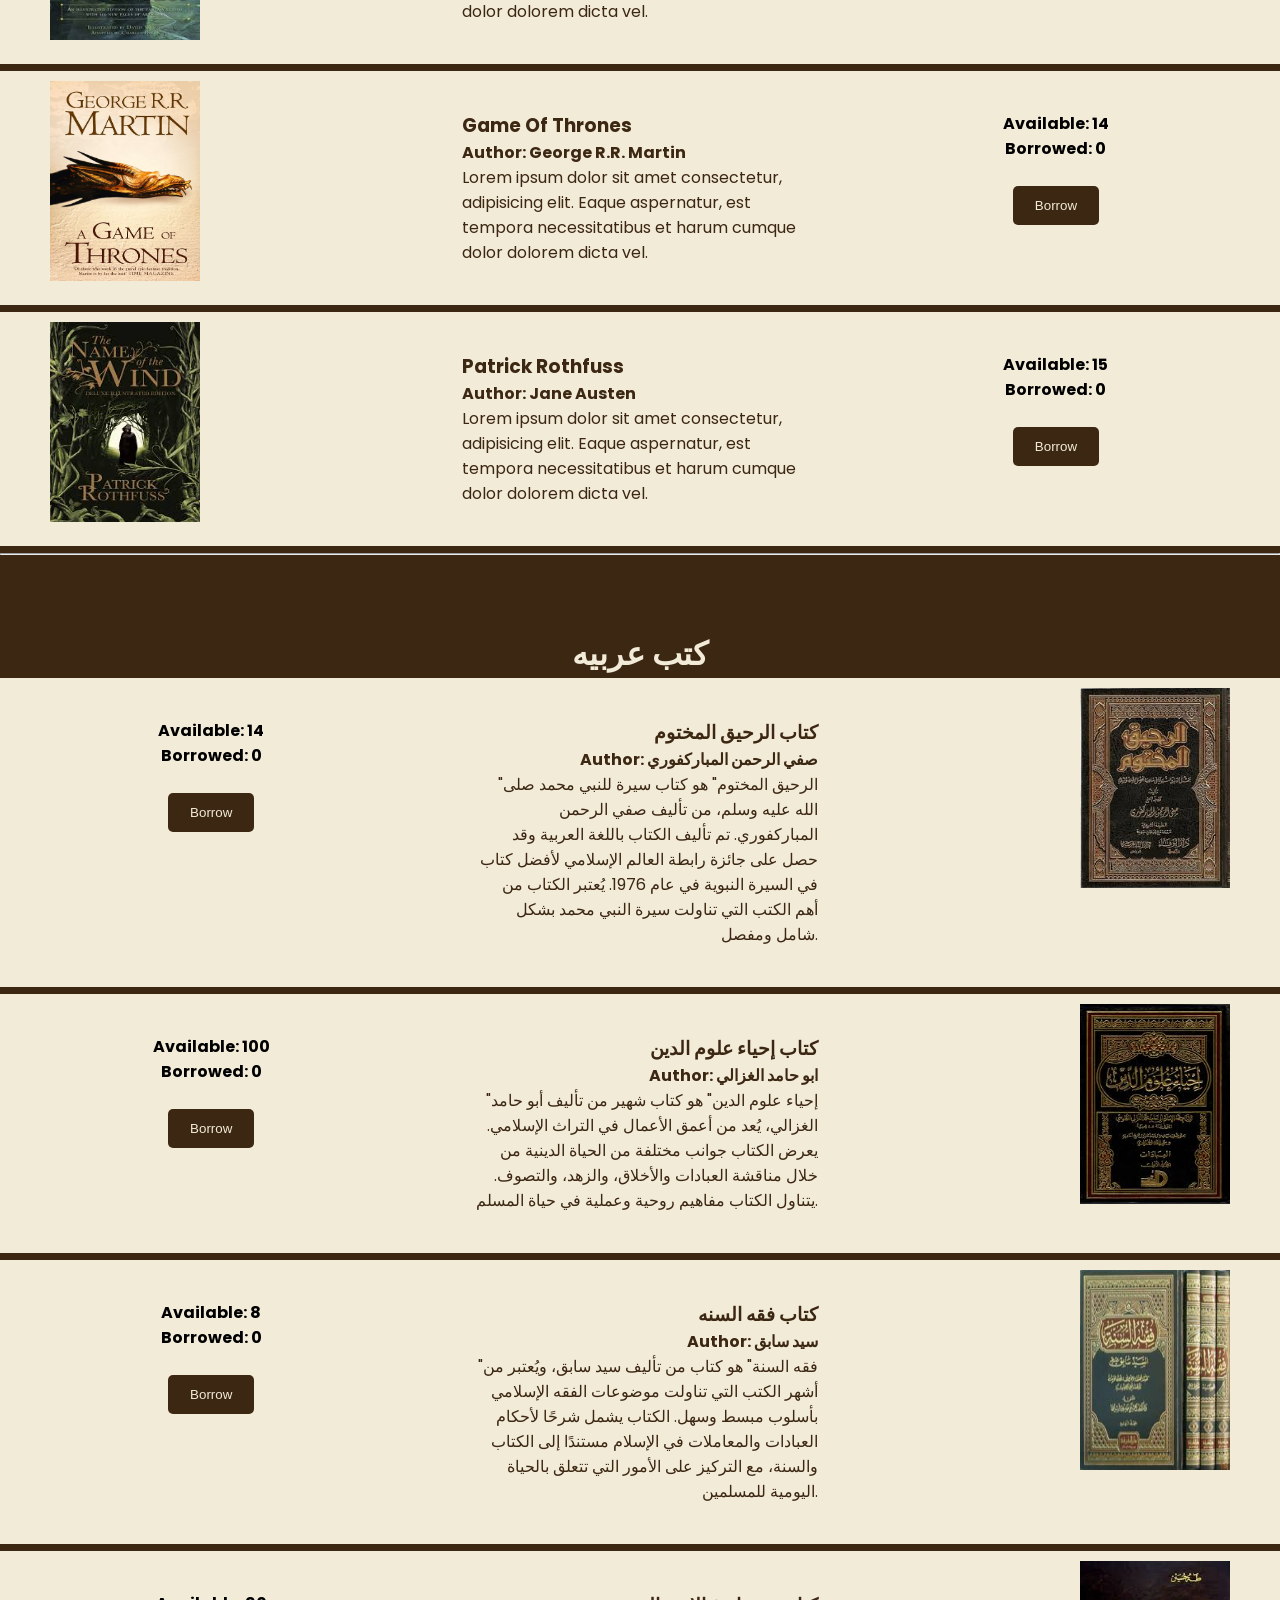
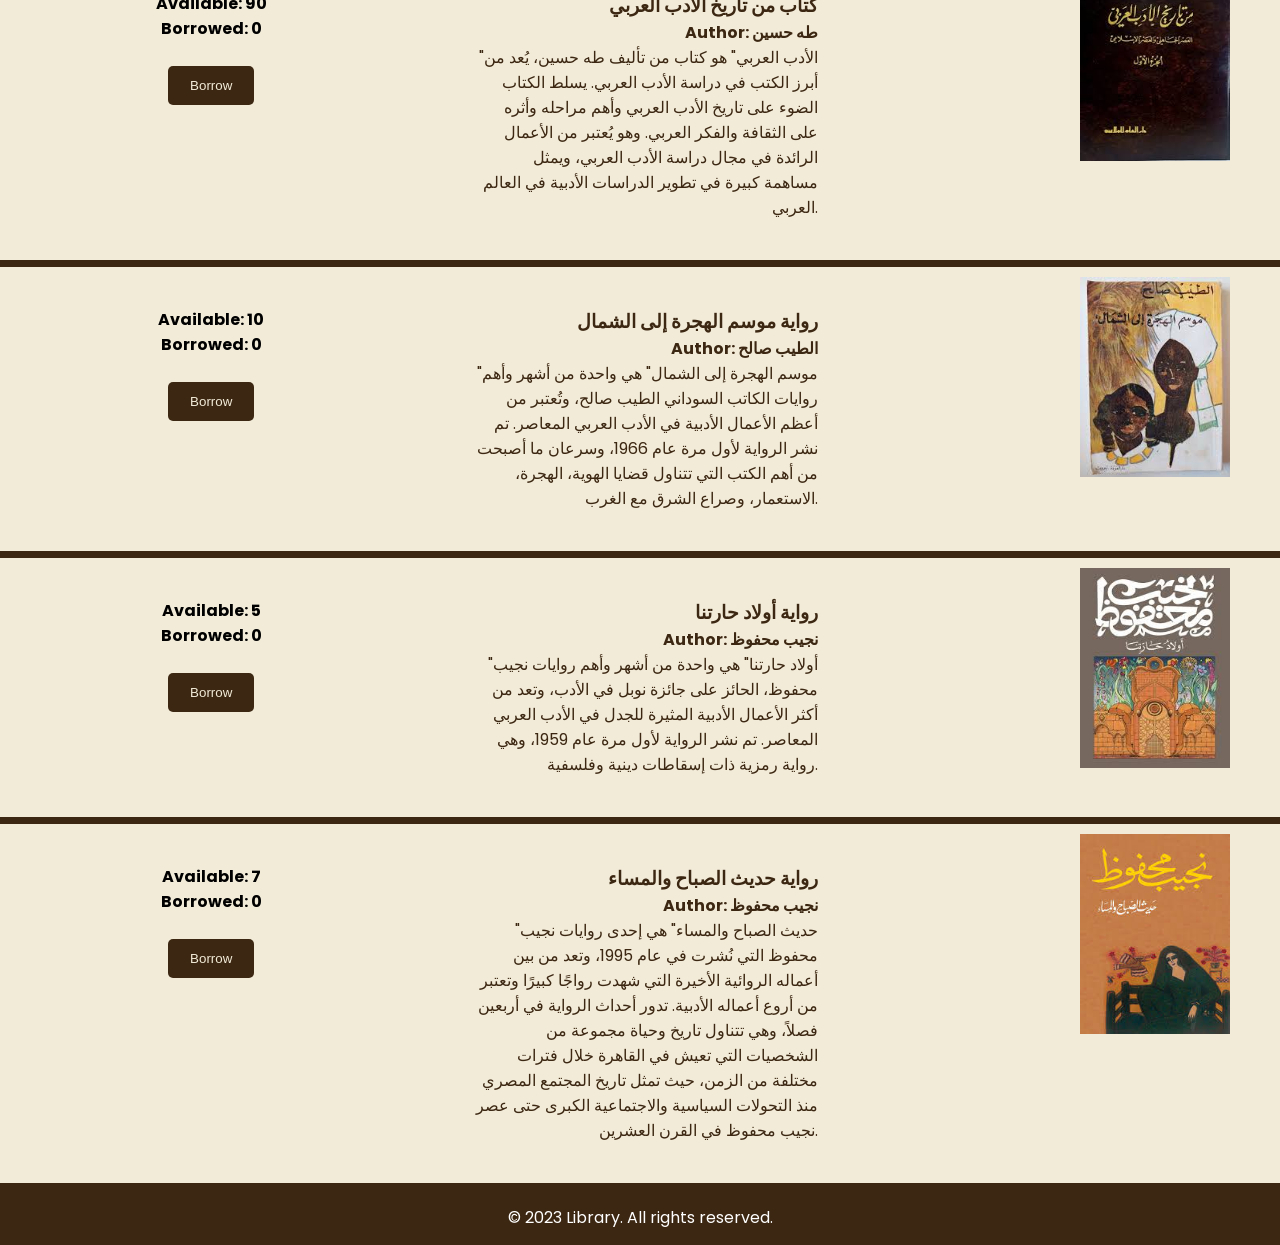
<file: List-of-Books.html>
<!DOCTYPE html>
<html>
    <head>
        <title>List of Books</title>
        <meta charset="UTF-8">  
        <link rel="stylesheet" href="css/List-of-Book.css">
        <link rel="stylesheet" href="css/navStyle.css">
        <link rel="stylesheet" href="css/style.css">
        <!-- <link rel="stylesheet" href="css/home.css"> -->
        <link rel="preconnect" href="https://fonts.googleapis.com">
    <link rel="stylesheet" href="css/ScrollBar.css">
    <link rel="stylesheet" href="css/font-awesome.min.css">
    <link rel="stylesheet" href="css/searchButton.css">


<link rel="preconnect" href="https://fonts.gstatic.com" crossorigin>
<link href="https://fonts.googleapis.com/css2?family=Indie+Flower&family=Poppins:ital,wght@0,100;0,200;0,300;0,400;0,500;0,600;0,700;0,800;0,900;1,100;1,200;1,300;1,400;1,500;1,600;1,700;1,800;1,900&display=swap" rel="stylesheet">

    </head>
    <body>
        <nav class="nav-large">
            <div class="nav-logo">
                <a href="index.html">Library</a>
            </div>
            <ul class="nav-links">
                <li><a href="index.html">Home</a></li>
                        <li><a href="List-of-Books.html">Books</a></li>
                        <li><a href="contact.html">Contact us</a></li>
                        <li><a href="profileUser.html">Profile</a></li>
                <li><i class="fa fa-search search" aria-hidden="true"></i></li>
                <li>
                    <span id="user-name-large" style="margin-right: 10px; font-weight: bold;"></span>
                    <button id="auth-btn-large" class="sign-in-btn">Sign in</button>
                </li>
            </ul>
        </nav>
    
        <nav class="nav-small">
            <div class="nav-logo">
                <a href="index.html">Library</a>
            </div>
            <button class="menu-toggle" id="menuToggle">
                <i class="fa fa-bars"></i>
            </button>
            <div class="side-menu" id="sideMenu">
                <button class="close-menu" id="closeMenu">
                    <i class="fa fa-times"></i>
                </button>
                <ul class="nav-links">
                    <li><a href="index.html" class="active">Home</a></li>
                        <li><a href="List-of-Books.html">Books</a></li>
                        <li><a href="contact.html">Contact us</a></li>
                        <li><a href="profileUser.html">Profile</a></li>
                    <li><i class="fa fa-search search" aria-hidden="true"></i></li>
                    <li>
                        <span id="user-name-small" style="margin-right: 10px; font-weight: bold;"></span>
                        <button id="auth-btn-small" class="sign-in-btn">Sign in</button>
                    </li>
                </ul>
            </div>
        </nav>
        <div class="list-of-book">
            <h1>List of Books</h1>
            <br />
            <div class="english-books">
                <h2>English books</h2>
            </div>
            <hr/>
            <br/>
            <br/>
            <br/>
            <div class="Arabic-books">
                <h2>كتب عربيه</h2>
            
            </div>
            
        </div>
        <footer class="footer">
        
            <p>&copy; 2023 Library. All rights reserved.</p>
                    
                
        </footer>
        <script src="js/ListOfBooks.js"></script>
        <script src="js/Add.js"></script>
        <script src="js/borrowedBooks.js"></script>

        <script src="js/searchButton.js"></script>
        <script src="js/navbarAuth.js"></script>
    </body>
</html>
</file>
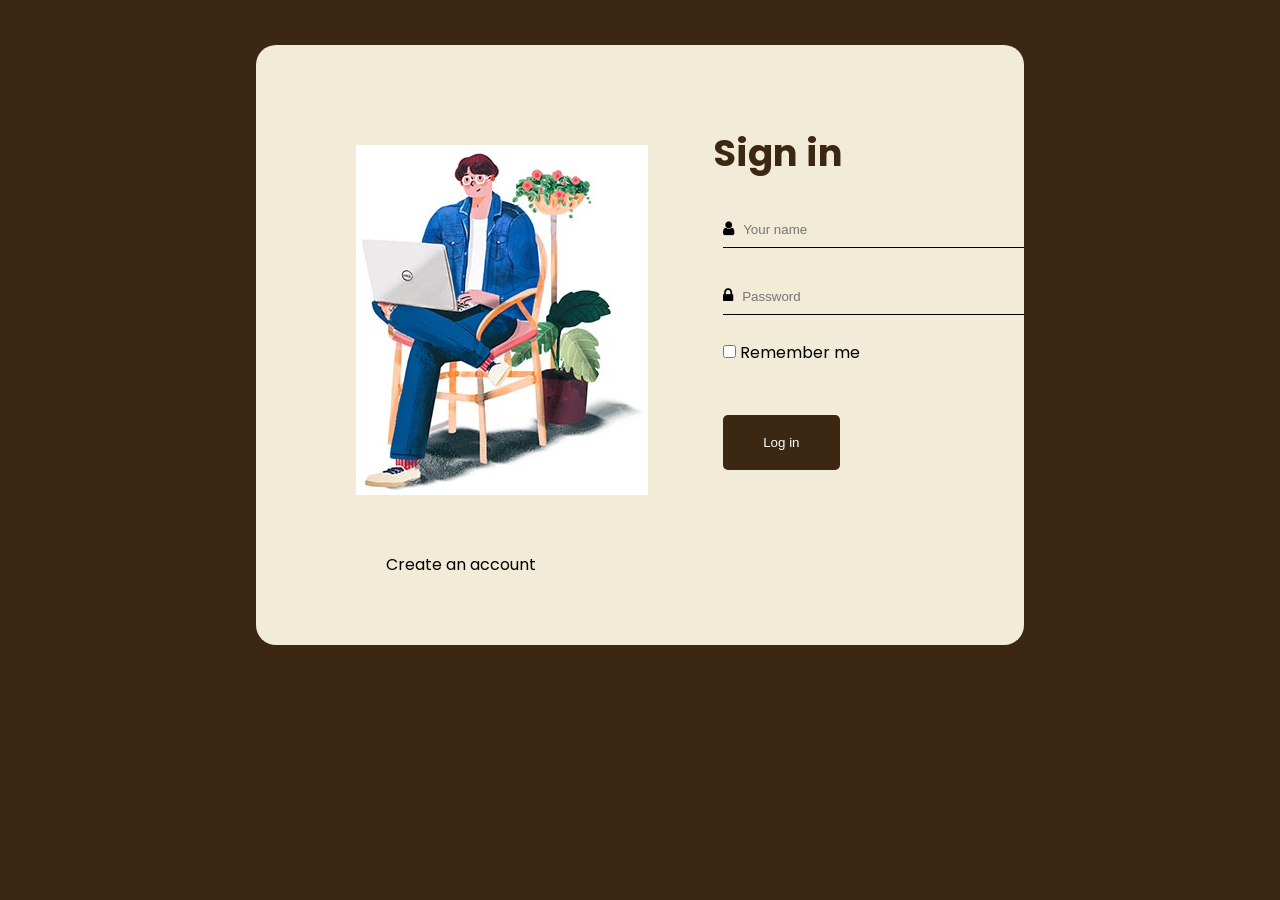
<file: profileUser.html>
<!DOCTYPE html>
<html>
<head>
    <meta charset="UTF-8">
    <meta name="viewport" content="width=device-width, initial-scale=1.0">
    <title>Your Profile</title>
    <link rel="preconnect" href="https://fonts.googleapis.com">
<link rel="preconnect" href="https://fonts.gstatic.com" crossorigin>
<link href="https://fonts.googleapis.com/css2?family=Indie+Flower&family=Poppins:ital,wght@0,100;0,200;0,300;0,400;0,500;0,600;0,700;0,800;0,900;1,100;1,200;1,300;1,400;1,500;1,600;1,700;1,800;1,900&display=swap" rel="stylesheet">
<link rel="stylesheet" href="css/font-awesome.min.css">
<link rel="stylesheet" href="css/style.css">
<link rel="stylesheet" href="css/ScrollBar.css">

<link rel="stylesheet" href="css/profileStyle.css">
<link rel="stylesheet" href="css/navStyle.css">
<link rel="stylesheet" href="css/searchButtonAll.css">
</head>
<body>
    <nav class="nav-large">
        <div class="nav-logo">
            <a href="index.html">Library</a>
        </div>
        <ul class="nav-links">
            <li><a href="index.html">Home</a></li>
                    <li><a href="List-of-Books.html">Books</a></li>
                    <li><a href="contact.html">Contact us</a></li>
                    <li><a href="profileUser.html">Profile</a></li>
            <li><i class="fa fa-search search" aria-hidden="true"></i></li>
            <li>
                <span id="user-name-large" style="margin-right: 10px; font-weight: bold;"></span>
                <button id="auth-btn-large" class="sign-in-btn">Sign in</button>
            </li>
        </ul>
    </nav>

    <nav class="nav-small">
        <div class="nav-logo">
            <a href="index.html">Library</a>
        </div>
        <button class="menu-toggle" id="menuToggle">
            <i class="fa fa-bars"></i>
        </button>
        <div class="side-menu" id="sideMenu">
            <button class="close-menu" id="closeMenu">
                <i class="fa fa-times"></i>
            </button>
            <ul class="nav-links">
                <li><a href="index.html" class="active">Home</a></li>
                    <li><a href="List-of-Books.html">Books</a></li>
                    <li><a href="contact.html">Contact us</a></li>
                    <li><a href="profileUser.html">Profile</a></li>
                <li><i class="fa fa-search search" aria-hidden="true"></i></li>
                <li>
                    <span id="user-name-small" style="margin-right: 10px; font-weight: bold;"></span>
                    <button id="auth-btn-small" class="sign-in-btn">Sign in</button>
                </li>
            </ul>
        </div>
    </nav>
    <div class="profile section">
        <div class="right">
            <img src="images/pic.png" alt="Profile Picture" class="profile-pic">
            <h2 class="right-header">User Name</h2>
            <br>
            <i class="fa fa-pencil-square-o fa-lg pen" aria-hidden="true"></i>
        </div>
        <div class="left">
            <h3 class="left-header info">Information</h3>
            <div class="line"></div>
            <!-- <p>User name</p> -->
            <h4 class="email">Email</h4>
            <p class="mail">rntng@gmail.com</p>
            <a href="borrowedBooks.html" class="bo">Borrowed books</a>
            <div class="perso">
                <i class="fa fa-facebook fa-lg icon" aria-hidden="true"></i>
                <i class="fa fa-twitter fa-lg icon" aria-hidden="true"></i>
                <i class="fa fa-instagram fa-lg icon" aria-hidden="true"></i>
            </div>
        </div>
        <div class="float-fix"></div>
    </div>
    <footer class="footer">
        
        <p>&copy; 2023 Library. All rights reserved.</p>
                
            
    </footer>
    <script src="js/ProfileUser.js"></script>
    <script src="js/searchButtonAll.js"></script>
    <script src="js/navbarAuth.js"></script>
</body>
</html>
</file>
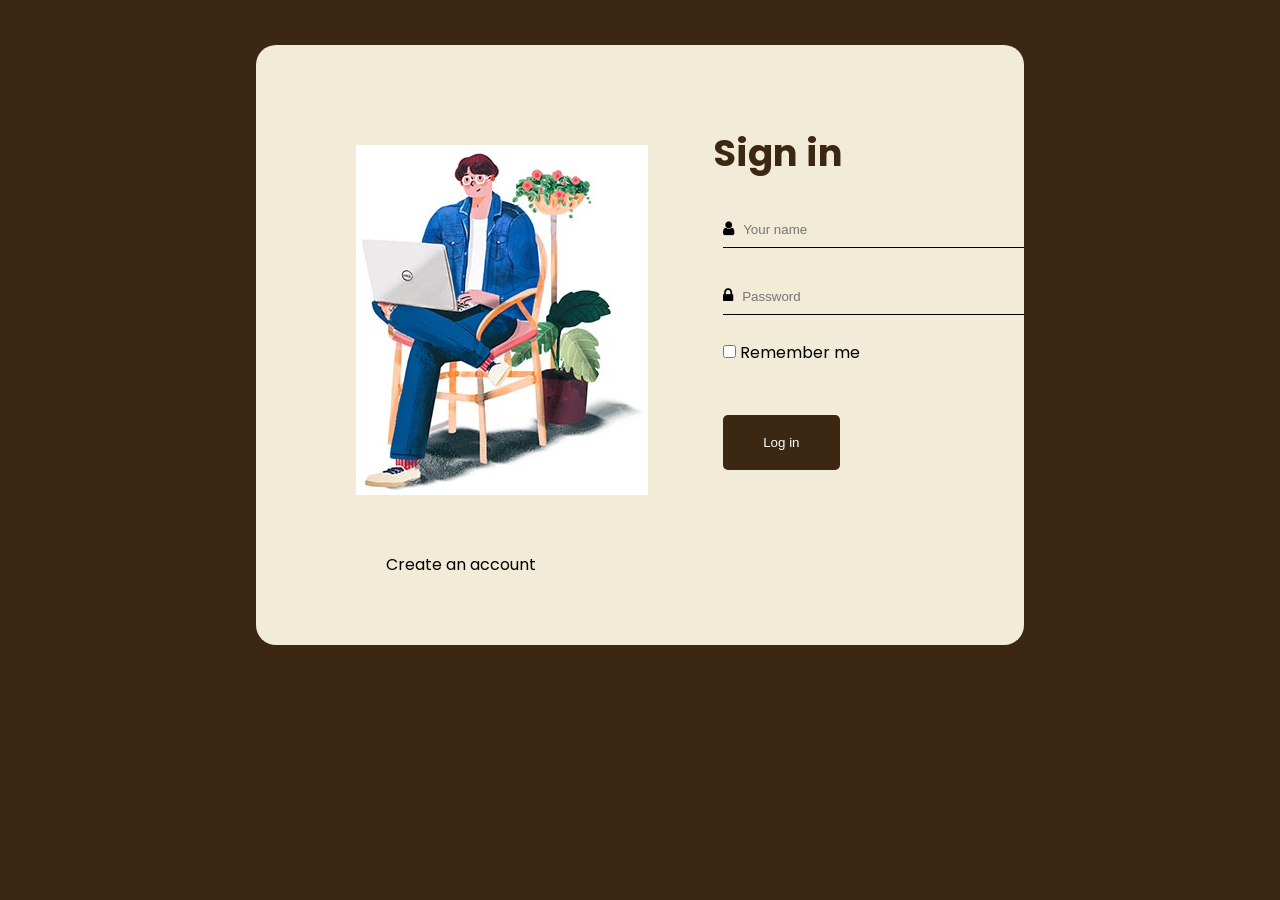
<file: signIn.html>
<!DOCTYPE html>
<!DOCTYPE html>
<html>
<head>
    <meta charset="UTF-8">
    <meta name="viewport" content="width=device-width, initial-scale=1.0">
    <title>Sign in</title>
    <link rel="preconnect" href="https://fonts.googleapis.com">
<link rel="preconnect" href="https://fonts.gstatic.com" crossorigin>
<link href="https://fonts.googleapis.com/css2?family=Indie+Flower&family=Poppins:ital,wght@0,100;0,200;0,300;0,400;0,500;0,600;0,700;0,800;0,900;1,100;1,200;1,300;1,400;1,500;1,600;1,700;1,800;1,900&display=swap" rel="stylesheet">
<link rel="stylesheet" href="css/font-awesome.min.css">
<link rel="stylesheet" href="css/style.css">
<link rel="stylesheet" href="css/ScrollBar.css">


</head>
<body>
    <div class="section">
        <div class="img sign-in">
            <img src="images/signin-image.jpg" alt="Sign in Image" class="signin-img">
            <br><a href="signUp.html" class="img-txt-sign-in">Create an account</a>
        </div>
        <div class="inner-section Signin">
            <h2 class="title">Sign in</h2>
            <form class="sign-in">
            <div class="element"><label for="username" class="username t"><i class="fa fa-user" aria-hidden="true"></i></label>
                <input type="text" class="username inner-elem" name="username" placeholder="Your name" required><br></div>
            <div class="element">
                <i class="fa fa-lock" aria-hidden="true"></i>
                <input type="password" class="password inner-elem" name="password" placeholder="Password" required><br>
            </div>
            
            <label>
                <input type="checkbox" name="Remember" class="remember"> Remember me
            </label>
            <br>
            <button type="submit" class="register-btn btn">Log in</button>
            
        </form>
        </div>
    </div>
    <script src="js/navbarAuth.js"></script>
    <script src="js/signIn.js" defer></script>
</body>
</html>
</file>
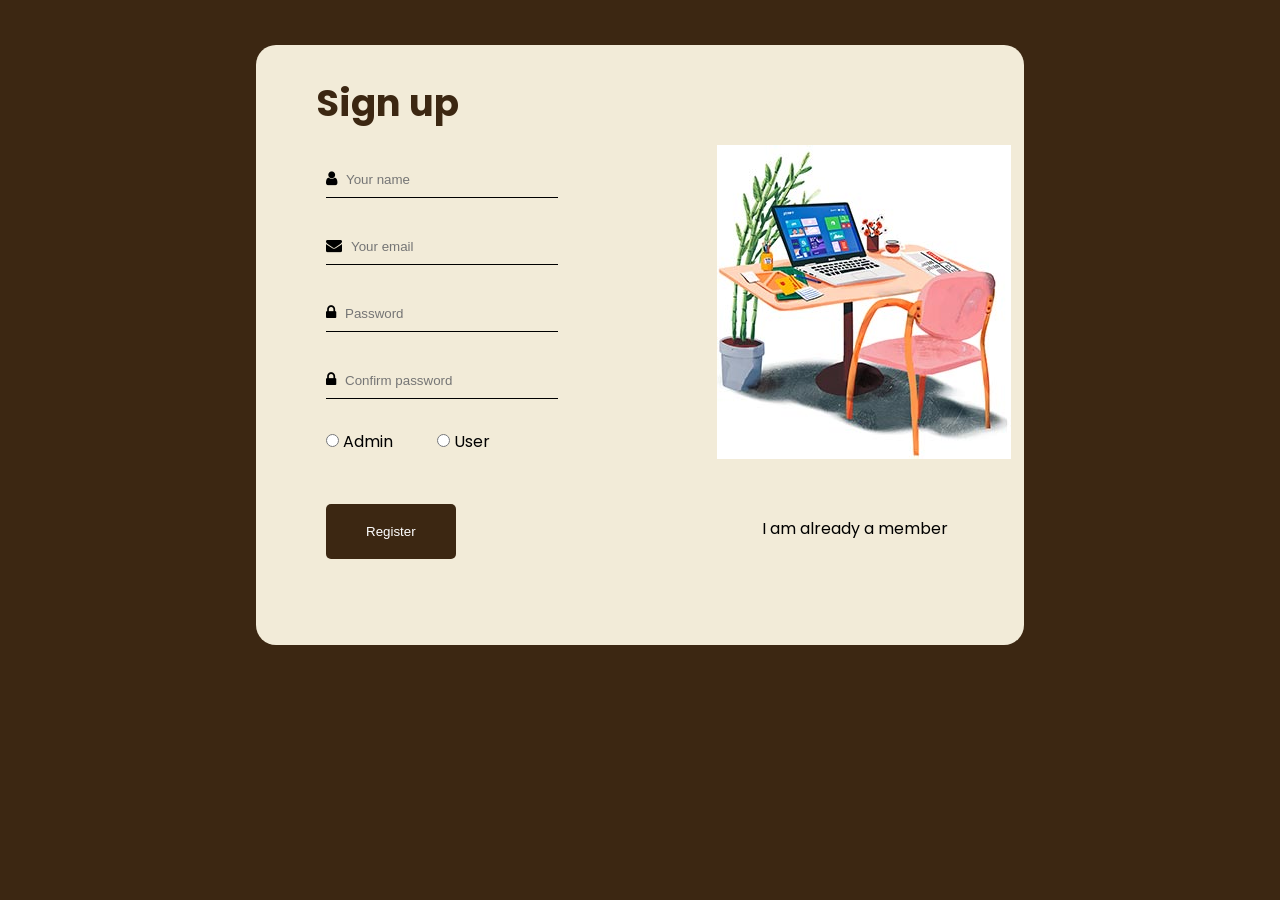
<file: signUp.html>
<!DOCTYPE html>
<html>
<head>
    <meta charset="UTF-8">
    <meta name="viewport" content="width=device-width, initial-scale=1.0">
    <title>Sign Up</title>
    <link rel="preconnect" href="https://fonts.googleapis.com">
<link rel="preconnect" href="https://fonts.gstatic.com" crossorigin>
<link href="https://fonts.googleapis.com/css2?family=Indie+Flower&family=Poppins:ital,wght@0,100;0,200;0,300;0,400;0,500;0,600;0,700;0,800;0,900;1,100;1,200;1,300;1,400;1,500;1,600;1,700;1,800;1,900&display=swap" rel="stylesheet">
<link rel="stylesheet" href="css/font-awesome.min.css">
<link rel="stylesheet" href="css/style.css">
<link rel="stylesheet" href="css/ScrollBar.css"> 
 <script src="js/signUp.js" defer></script>


</head>
<body>
    <div class="section">
    <div class="inner-section">
        <h2 class="title">Sign up</h2>
        <form class="sign-up" id="signUpForm">
            <div class="element"><label for="username" class="username t"><i class="fa fa-user" aria-hidden="true"></i></label>
                <input type="text" class="username inner-elem" name="username" placeholder="Your name" required><br></div>
            
            <div class="element"><label for="email" class="email t"><i class="fa fa-envelope" aria-hidden="true"></i></label>
                <input type="email" class="email inner-elem" name="email" placeholder="Your email" required><br></div>

            
            <div class="element">
                <i class="fa fa-lock" aria-hidden="true"></i>
                <input type="password" class="password inner-elem" name="password" placeholder="Password" required><br>
            </div>
            
            <div class="element"><label for="password" class="password t"><i class="fa fa-lock" aria-hidden="true"></i></label>
                <input type="password" class="password inner-elem" name="confirm-password" placeholder="Confirm password" required><br></div>
    
            
            <label>
                <input type="radio" name="choice" value="option1" class="select-btn admin" required> Admin
            </label>
            <label>
                <input type="radio" name="choice" value="option2" class ="select-btn user" required> User
            </label>
            <br>
            <button type="submit" class="register-btn" onclick="getSignUpFormData">Register</button>
            
        </form>
    </div>
    <div class="img">
        <img src="images/signup-image.jpg" alt="Sign Up Image" class="signup-img">
        <br><a href="signIn.html" class="img-txt">I am already a member</a>
    </div>
    <div class="float-fix"></div>
    </div>
    <script src="js/navbarAuth.js"></script>

</body>
</html>
</file>
<file: css/style.css>
* {
    margin: 0;
    padding: 0;
    box-sizing: border-box;
}

body {
    background-color: #3C2712;
    font-family: Poppins, sans-serif;
}

input {
    outline: none;
}


.section {
    background-color: #f2ebd8;
    width: 60%;
    margin: 45px auto;
    border-radius: 20px;
    height: 600px;
    display: flex;
    flex-direction: row;
    overflow: hidden;
    position: relative;
}

.float-fix {
    clear: both;
}

.title {
    padding-left: 30px;
    font-size: 37px;
    color: #3C2712;
    margin-bottom: 20px;
}

.inner-section,
.inner-section.Signin {
    padding: 30px;
    width: 60%;
    position: absolute;
}

.inner-section {
    padding-right: 100px;
}

.inner-section.Signin {
    padding-left: 0;
    right: -120px;
    top: 50px;
}

.element {
    width: 70%;
    margin-top: 30px;
    margin-left: 40px;
    padding: 5px 0;
    border: none;
    border-bottom: 1px solid;
    background: none;
}

.inner-elem {
    border: none;
    margin-left: 5px;
    padding: 5px 0;
    background-color: #f2ebd8;
}

.select-btn {
    margin-top: 35px;
}

.admin,
.user {
    padding-right: 20px;
    margin-left: 40px;
}

.register-btn {
    margin-left: 40px;
    padding: 20px 40px;
    margin-top: 50px;
    border-radius: 5px;
    border-style: none;
    background-color: rgb(60, 39, 18);
    color: white;
    cursor: pointer;
}

.register-btn:hover {
    background-color: #6c4722;
}

/* Image Section */
.img,
.img.sign-in {
    position: absolute;
    top: 100px;
    right: 0;
    width: 40%;
}

.img-txt {
    color: black;
    display: block;
    text-align: center;
    text-decoration: none;
    padding-top: 50px;
    padding-right: 30px;
}

.img.sign-in {
    top: 100px;
    left: 100px;
    right: auto;
}

.img-txt-sign-in {
    color: black;
    display: block;
    text-decoration: none;
    padding-top: 50px;
    padding-left: 30px;
}

.remember {
    margin-top: 30px;
    margin-left: 40px;
}


footer {
    background-color: #3C2712;
    color: white;
    text-align: center;
    padding: 15px 0;
    position: relative;
    width: 100%;
}

/* Responsive Design */

@media (max-width: 992px) {
    .section {
        width: 80%;
        height: auto;
        margin: 30px auto;
        flex-direction: column;
        padding: 20px;
    }

    .inner-section,
    .inner-section.Signin {
        width: 100%;
        position: static;
        text-align: center;
        padding: 20px;
    }

    .img,
    .img.sign-in {
        position: relative;
        top: 0;
        right: 0;
        left: 0;
        width: 100%;
        text-align: center;
        margin-bottom: 20px;
    }

    .img img,
    .img.sign-in img {
        width: 80%;
        max-width: 300px;
    }

    .element {
        width: 80%;
        margin: 20px auto;
    }

    .register-btn {
        width: 75%;
        margin-right: 30px;
    }
}

/* موبايل */
@media (max-width: 576px) {
    .title {
        font-size: 28px;
        margin-right: 50px;
    }

    .section {
        width: 90%;
        padding: 10px;
    }

    .element {
        width: 100%;
        margin: 15px auto;
    }

    .register-btn {
        padding: 12px 20px;
        font-size: 16px;
        width: 75%;
        margin-right: 30px;
    }

    footer {
        font-size: 14px;
        padding: 10px 0;
    }

    .img img,
    .img.sign-in img {
        width: 90%;
        max-width: 250px;
    }
    .admin,
    .user{
        padding-right: 50px;
        margin-left: 20px;
    }
}
</file>
<file: css/profileStyle.css>
.profile .right{
    padding-top: 20px;;
    width: 30%;
    height: 100%;
    float: left;
    background-color:#f2ebd8;
}
.profile .right .profile-pic{
    width: 100%;
    height: 50%;
    background-color: #f2ebd8;
    text-align: center;
    padding-top: 20px;
}
.profile .right .right-header{
    font-size: 25px;
    color: #3C2712;
    font-weight: bold;
    text-align: center;
}
.pen{
    color: #3C2712;
    /* left: 100px; */
    padding-left: 130px;
    cursor: pointer;
}
.left{
    width: 70%;
    height: 100%;
    float: left;
    background-color: white;    
}
.info{
    width: 100%;
    /* height: 50%; */
    background-color: white;
    /* text-align: left; */
    padding-top: 30px;
    padding-left: 50px;
    /* color: gray; */
    /* border-bottom:3px solid #e0e0e09c; */
}
.line{
    width: 80%;
    height: 3px;
    background-color: #e0e0e09c;
    margin-top: 15px;
    margin-bottom: 20px;
    /* padding-left: 0px; */
    margin-left: 50px;
}
.email{
    width: 100%;
    height: 50px;
    background-color: white;
    padding-top: 20px;
    padding-left: 50px;
    font-size: 17px;
    /* color: gray; */
    /* border-bottom:3px solid #e0e0e09c; */
}
.mail{
    width: 80%;
    height: 50px;
    background-color: white;
    /* padding-top: 20px; */
    padding-left: 50px;
    font-size: 17px;
    color: gray;
    /* border-bottom:3px solid #e0e0e09c; */
}
.bo{
    width: 100%;
    height: 50px;
    background-color: white;
    padding-top: 20px;
    padding-left: 50px;
    font-size: 17px;
    color: black;
    /* border-bottom:3px solid #e0e0e09c; */
}
.perso{
    width: 100%;
    height: 50px;
    background-color: white;
    padding-top: 80px;
    padding-left: 50px;
    font-size: 17px;
    color: #3C2712;
    /* border-bottom:3px solid #e0e0e09c; */
}
.icon{
    width: 20px;
    height: 20px;
    margin-right: 10px;
    cursor: pointer;
}
@media (max-width: 992px) {
    .profile .right, 
    .profile .left {
        width: 100%;
        float: none;
    }
    
    .profile .right {
        display: flex;
        flex-direction: column;
        align-items: center;
    }
    
    .profile-pic {
        max-width: 300px;
    }
    
    .pen {
        padding-left: 0;
        text-align: center;
    }
    
    .info, .email, .mail, .bo, .perso {
        padding-left: 20px;
        padding-right: 20px;
    }
    
    .line {
        width: 90%;
        margin-left: auto;
        margin-right: auto;
    }
    
    .perso {
        padding-top: 40px;
    }
}

@media (max-width: 576px) {
    .profile .right .right-header {
        font-size: 20px;
    }
    
    .info, .email, .mail, .bo, .perso {
        font-size: 15px;
    }
    
    .profile-pic {
        max-width: 200px;
    }
}
</file>
<file: css/navStyle.css>
/* Smooth scroll */
html {
    scroll-behavior: smooth;
}

/* ================= NAVBAR MAIN ================== */
nav {
    width: 100%;
    height: 80px;
    background-color: #f2ebd8;
    text-transform: uppercase;
}

/* ------------ Logo ------------ */
/* Logo inside nav */
.nav-logo {
    display: flex;
    align-items: center;
}

.nav-logo a {
    color: #000000;
    text-decoration: none;
    font-size: 22px;
    font-weight: bold;
    padding-left: 20px;
}

/* ------------ nav-large (Desktop) ------------ */
.nav-large {
    display: flex;
    justify-content: space-between;
    align-items: center;
    background-color: #f2ebd8;
    height: 80px;
    padding: 0 40px;
}

/* Links container */
.nav-large .nav-links {
    display: flex;
    align-items: center;
    list-style: none;
    margin: 0;
    padding: 0 20px;
    gap: 20px;
}

/* Each link */
.nav-large .nav-links li {
    margin-left: 20px;
}

/* Link style */
.nav-large .nav-links li a {
    text-decoration: none;
    color: #000000;
    font-size: 17px;
    position: relative;
}

/* Hover and active underline */
.nav-large .nav-links li a::after {
    content: '';
    display: block;
    width: 0;
    height: 3px;
    background: #000000;
    transition: width 0.3s;
    position: absolute;
    bottom: -5px;
    left: 0;
}

/* Hover: لما تحط الماوس */
.nav-large .nav-links li a:hover::after {
    width: 100%;
}

/* Active: لما تدوس فعلاً */
.nav-large .nav-links li a.active::after {
    width: 100%;
}

/* Search Icon */
.search {
    padding-right: 22px;
    height: 20px;
    cursor: pointer;
    color: #000000;
}


/* Buttons */
.sign-in-btn,
.logout-btn {
    padding: 12px 30px;
    border-radius: 5px;
    border-style: none;
    background-color: #3C2712;
    color: white;
    cursor: pointer;
    transition: background-color 0.5s;
}

.logout-btn {
    padding: 8px 15px;
}

.sign-in-btn:hover {
    background-color: #8b7069;
}

.logout-btn:hover {
    background-color: #cc0000;
}

/* ------------ nav-small (Mobile) ------------ */
.nav-small {
    display: none;
    background-color: #f2ebd8;
    height: 80px;
    padding: 0 10px;
    align-items: center;
    justify-content: space-between;
}

.nav-small .menu-toggle {
    background: none;
    border: none;
    font-size: 24px;
    color: #000000;
    cursor: pointer;
    margin-right: 20px;
}

/* ------------ Side menu ------------ */
.side-menu {
    display: none;
    position: fixed;
    top: 0;
    right: -100%;
    width: 210px;
    height: 70%;
    margin-top: 10px;
    margin-right: 10px;
    background-color: #f2ebd8;
    border-radius: 10px;
    border: 2px solid #3C2712;
    box-shadow: -2px 0 5px rgba(0,0,0,0.2);
    transition: right 0.3s ease-in-out;
    padding-top: 30px;
    z-index: 1000;
}

.side-menu.open {
    right: 0;
    display: flex;
    flex-direction: column;
    align-items: center;
}

/* Close button */
.side-menu .close-menu {
    position: absolute;
    top: 20px;
    right: 20px;
    background: none;
    border: none;
    font-size: 24px;
    color: #000000;
    cursor: pointer;
}

/* Side menu links */
.side-menu .nav-links {
    display: flex;
    flex-direction: column;
    list-style: none;
    padding: 0;
    margin-top: 60px;
    width: 100%;
    align-items: center;
}

.side-menu .nav-links li {
    margin: 15px 0;
}

.side-menu .nav-links li a {
    text-decoration: none;
    color: #000000;
    font-size: 15px;
    white-space: nowrap;
}

/* ================= MEDIA QUERIES ================== */
/* Adjust padding a bit for medium screens */
@media (max-width: 1260px) {
    .nav-large {
        padding-right: 40px;
    }
}

/* Hide large nav on smaller screens */
@media (max-width: 1024px) {
    .nav-large {
        display: none;
    }
    .nav-small {
        display: flex;
    }
}

/* Confirm small nav shows under 768px too */
@media (max-width: 768px) {
    .nav-large {
        display: none;
    }
    .nav-small {
        display: flex;
   }
}
</file>
<file: css/home.css>
* {
    margin: 0;
    padding: 0;
    box-sizing: border-box;
}

body {
    -webkit-font-smoothing: antialiased;
    -moz-osx-font-smoothing: grayscale;
    font-family: Arial, sans-serif; /* Added default font */
}

.container {
    width: 100%;
    max-width: 1200px;
    margin: auto;
    padding: 0 15px;
}

/* Home Section */
.home {
    height: 100vh;
    min-height: 600px; /* Added min-height */
    background-color: #f2ebd8;
    position: relative;
    overflow: hidden;
}

.home .left-home,
.home .right-home {
    height: 80vh;
    position: relative;
}

.home .left-home {
    margin-left: 60px;
    background-color: #3C2712;
    width: 50%;
    float: left;
    padding: 0 60px;
}

.home .right-home {
    width: 42%;
    float: right;
    margin-right: 60px;
}

.home-img {
    width: 100%;
    height: 100%;
    overflow: hidden;
}

.home-img img {
    width: 100%;
    height: 100%;
    object-fit: cover;
}

.homepg-title {
    color: white;
    font-size: 45px;
    text-transform: uppercase;
    position: absolute;
    top: 50%;
    transform: translateY(-50%);
    width: 80%;
}

.home-btn {
    padding: 12px 24px;
    border-radius: 5px;
    border-style: none;
    background-color: #f2ebd8;
    color: #3C2712;
    cursor: pointer;
    text-decoration: none;
    position: absolute;
    bottom: 100px;
    left: 60px;
    font-weight: bold;
    transition: 0.5s;
}

.home-btn:hover {
    background-color: #989487;
}

/* About Section */
.about.first {
    background-color: #f2ebd8;
    padding: 80px 0;
    overflow: hidden;
}

.boy-img {
    width: 45%;
    float: left;
    padding: 0 30px;
}

.boy-img img {
    width: 100%;
    height: auto;
    display: block;
}

.about-right {
    float: left;
    width: 55%;
    padding: 0 30px;
}

.about-title {
    font-size: 35px;
    font-weight: bold;
    text-transform: uppercase;
    color: #3C2712;
    margin-bottom: 30px;
}

.about-txt {
    color: #3C2712;
    line-height: 1.6;
    margin-bottom: 30px;
}

.about-btn {
    padding: 12px 40px;
    border-radius: 5px;
    border-style: none;
    background-color: #3C2712;
    color: white;
    cursor: pointer;
    text-decoration: none;
    display: inline-block;
    font-weight: bold;
    transition: 0.5s;
}

.about-btn:hover {
    background-color: #594e42;
}

/* Books Section */
.books {
    background-color: #3C2712;
    padding: 85px 0;
}

.books-title {
    color: #ffffff;
    font-size: 35px;
    font-weight: bold;
    text-transform: uppercase;
    text-align: center;
    margin-bottom: 15px;
}

.books-txt {
    color: #ffffff;
    text-align: center;
    font-size: 17px;
    max-width: 700px;
    margin: 0 auto 40px;
}

.book-list {
    display: flex;
    flex-wrap: wrap;
    justify-content: center;
    gap: 30px;
    padding: 0 20px;
}

.book-item {
    width: calc(33.333% - 20px);
    text-align: center;
    margin-bottom: 30px;
}

.book-item img {
    width: 100%;
    max-width: 250px;
    height: auto;
    object-fit: cover;
    margin: 0 auto;
    display: block;
    transition: transform 0.3s;
}

.book-item:hover img {
    transform: scale(1.05);
}

.book-name {
    font-size: 20px;
    font-weight: bold;
    margin: 15px 0 10px;
    color: #fff;
}

.book-author {
    color: #f2ebd8;
}

.books-btn {
    display: flex;
    justify-content: center;
    align-items: center;
    text-align: center;
    padding: 10px 8px; 
    border-radius: 5px;
    border-style: none;
    background-color: #f2ebd8;
    color: #3C2712;
    cursor: pointer;
    text-decoration: none;
    display: block;
    margin: 20px auto 0;
    font-weight: bold;
    transition: 0.5s;
    width: 130px;
}

.books-btn:hover {
    background-color: #ebd6a2;
}



/* Contact Section */
.contact {
    background-color: #f2ebd8;
    padding: 80px 20px;
}

.container2 {
    width: 100%;
    max-width: 600px;
    background: #fff;
    padding: 40px;
    border-radius: 10px;
    box-shadow: 0 5px 15px rgba(0, 0, 0, 0.1);
    margin: 0 auto;
}

.contact-title {
    font-size: 24px;
    color: #3C2712;
    margin-bottom: 20px;
    text-align: center;
    text-transform: uppercase;
}

.contact-text {
    text-align: center;
    color: #3C2712;
    margin-bottom: 30px;
}

.input-group {
    margin-bottom: 20px;
}

.input-group label {
    display: block;
    margin-bottom: 8px;
    color: #555;
    font-size: 14px;
}

.input-group input,
.input-group textarea {
    width: 100%;
    padding: 12px;
    border: 1px solid #ddd;
    border-radius: 5px;
    font-size: 14px;
    margin-top: 5px;
    box-sizing: border-box;
}

.input-group textarea {
    resize: vertical;
    min-height: 100px;
}

.contact-btn {
    width: 100%;
    padding: 12px;
    background-color: #3C2712;
    color: white;
    border: none;
    border-radius: 5px;
    cursor: pointer;
    font-size: 16px;
    font-weight: bold;
    transition: background-color 0.3s;
}

.contact-btn:hover {
    background-color: #694828;
}

/* Footer */
footer {
    background-color: #3C2712;
    color: white;
    text-align: center;
    padding: 20px 0;
    width: 100%;
}


/* Responsive Media Queries */
@media (max-width: 1260px) {
    .home .left-home,
    .home .right-home {
        width: 100%;
        float: none;
        height: auto;
    }
    
    .home .left-home {
        height: 50vh;
        padding: 0 30px;
        margin-left: 0px;
    }
    
    .home .right-home {
        height: 50vh;
    }
    
    .homepg-title {
        width: 90%;
        font-size: 32px;
        left: 50%;
        transform: translate(-50%, -50%);
        text-align: center;
    }
    
    .home-btn {
        left: 50%;
        transform: translateX(-50%);
        bottom: 30px;
    }
}

@media (max-width: 768px) {
    .home .left-home,
    .home .right-home {
        width: 100%;
        float: none;
        height: auto;
    }
    
    .home .left-home {
        height: 50vh;
        padding: 0 30px;
        margin-left: 0px;
    }
    
    .home .right-home {
        height: 50vh;
    }
    
    .homepg-title {
        width: 90%;
        font-size: 32px;
        left: 50%;
        transform: translate(-50%, -50%);
        text-align: center;
    }
    
    .home-btn {
        left: 50%;
        transform: translateX(-50%);
        bottom: 30px;
    }
    
    .boy-img,
    .about-right {
        width: 100%;
        float: none;
        padding: 0 20px;
    }
    
    .about.first {
        padding: 60px 0;
    }
    
    .about-title {
        margin-top: 40px;
        text-align: center;
    }
    
    .about-txt {
        text-align: center;
    }
    
    .about-btn {
        position: relative;
        left: 50%;
        transform: translateX(-50%);
        margin-top: 30px;
    }
    
    .book-item {
        width: 100%;
        max-width: 300px;
    }
}

@media (max-width: 480px) {
    .homepg-title {
        font-size: 24px;
    }
    
    .about-title, .books-title {
        font-size: 24px;
    }
    
    .container2 {
        padding: 30px 20px;
    }
    
    .home-btn,
    .about-btn,
    .books-btn {
        padding: 10px 20px;
        font-size: 14px;
    }
    
    .home .left-home {
        padding: 0 15px;
    }
}
</file>
<file: css/ScrollBar.css>
::-webkit-scrollbar {
    width: 15px;
}

::-webkit-scrollbar-track {
    background-color: #3C2712;
}

::-webkit-scrollbar-thumb {
    background-color: #f2ebd8;
    border-radius: 10px;
}
</file>
<file: css/searchButtonAll.css>
.search-container {
    position: absolute;
    right: 20px;
    background: #f8f9fa;
    border-radius: 5px;
    padding: 10px;
    box-shadow: 0 2px 10px rgba(0, 0, 0, 0.1);
    z-index: 1000;
    width: 300px;
}

.search-input {
    padding: 8px 15px;
    border: 1px solid #ddd;
    border-radius: 20px;
    width: 100%;
    font-family: 'Poppins', sans-serif;
    font-size: 14px;
    outline: none;
    box-sizing: border-box;
    margin-bottom: 5px;
}

.search-input:focus {
    border-color: #4CAF50;
}

.search-results {
    display: none;
    max-height: 300px;
    overflow-y: auto;
}

.search-result-item {
    padding: 8px 12px;
    cursor: pointer;
    border-bottom: 1px solid #eee;
    font-family: 'Poppins', sans-serif;
    transition: background-color 0.2s;
}

.search-result-item:hover {
    background-color: #f0f0f0;
}

.search-result-item strong {
    display: block;
    color: #333;
    font-weight: 500;
}

.search-result-item span {
    font-size: 12px;
    color: #666;
}

nav {
    position: relative;
}
</file>
<file: css/add.css>
* {
    margin: 0;
    padding: 0;
    box-sizing: border-box;
    font-family: Arial, sans-serif;
}

body{
    background-color: #3C2712;
}

.container {
    width: 100%;
    max-width: 600px;
    margin: 50px auto;
    padding: 20px;
    background: #f2ebd8;
    border-radius: 8px;
    box-shadow: 0 0 10px rgba(0, 0, 0, 0.1);
    text-align: center;
}


h2 {
    margin-bottom: 20px;
    color: #3C2712;
}


form {
    color: #3C2712;
    display: flex;
    flex-direction: column;
    gap: 15px;
    text-align: left;
}

label {
    font-weight: bold;
    color: #3C2712;
}

input, textarea {
    width: 100%;
    padding: 10px;
    border: 1px solid #ccc;
    border-radius: 5px;
    font-size: 16px;
}

textarea {
    height: 100px;
    resize: vertical;
}

button {
    background-color:#3C2712;;
    color: white;
    border: none;
    padding: 12px;
    font-size: 18px;
    border-radius: 5px;
    cursor: pointer;
    transition: background 0.3s;
}

button:hover {
    background-color: #6c4722;
    transition: 0.5s;
}

/* ADD PHOTO FOR BOOK */


.file-upload-wrapper {
    display: flex;
    align-items: center;
    gap: 15px;
    flex-wrap: wrap;
}


input[type="file"] {
    display: none;
}


.custom-file-upload {
    background-color: #3C2712;
    color: white;
    padding: 10px 20px;
    border-radius: 5px;
    font-size: 16px;
    cursor: pointer;
    transition: background-color 0.3s ease;
    display: inline-block;
}

.custom-file-upload:hover {
    background-color: #6c4722;
}


#file-name {
    font-style: italic;
    color: #3C2712;
    font-size: 14px;
}


.language-options {
    display: flex;
    justify-content: space-around;
    margin: 10px 0;
}

.custom-radio {
    position: relative;
    padding-left: 35px;
    cursor: pointer;
    font-size: 16px;
    color: #3C2712;
    user-select: none;
    display: inline-flex;
    align-items: center;
}

.custom-radio input {
    position: absolute;
    opacity: 0;
    cursor: pointer;
}

.checkmark {
    position: absolute;
    left: 0;
    top: 0;
    height: 20px;
    width: 20px;
    background-color: #eee;
    border: 2px solid #3C2712;
    border-radius: 5px;
}

.custom-radio:hover input ~ .checkmark {
    background-color: #ddd;
}

.custom-radio input:checked ~ .checkmark {
    background-color: #3C2712;
}

.custom-radio input:checked ~ .checkmark:after {
    content: "";
    position: absolute;
    left: 6px;
    top: 2px;
    width: 5px;
    height: 10px;
    border: solid white;
    border-width: 0 2px 2px 0;
    transform: rotate(45deg);
}
</file>
<file: css/contact.css>
.contact {
    background-color: #f2ebd8;
    width: 100%;
    max-height: 100%;
    padding: 50px;
    display: flex;
    justify-content: center;
}

.container {
    width: 100%;
    max-width: 600px;
    background: #fff;
    padding: 50px;
    border-radius: 10px;
    box-shadow: 0 5px 15px rgba(0, 0, 0, 0.1);
}

.container.hidden {
    display: none;
}

.contact-title {
    font-size: 24px;
    color: #3C2712;
    margin-bottom: 20px;
    text-align: center;
    text-transform: uppercase;
}

.contact-text {
    text-align: center;
    color: #3C2712;
}

.input-group {
    margin-bottom: 20px;
}

.input-group label {
    display: block;
    margin-bottom: 8px;
    color: #555;
    font-size: 14px;
}

.input-group input,
.input-group textarea {
    width: 100%;
    padding: 12px;
    border: 1px solid #ddd;
    border-radius: 5px;
    font-size: 14px;
    margin-top: 5px;
    box-sizing: border-box;
}

.input-group textarea {
    resize: vertical;
    min-height: 100px;
}

.contact-btn {
    width: 100%;
    padding: 12px;
    background-color: #3C2712;
    color: white;
    border: none;
    border-radius: 5px;
    cursor: pointer;
    font-size: 16px;
    transition: background-color 0.3s;
}

.contact-btn:hover {
    background-color: #694828;
}

.error {
    border-color: #ff4444 !important;
}

.error-message {
    color: #ff4444;
    font-size: 12px;
    margin-top: 5px;
}

.confirmation-container {
    display: none;
    width: 100%;
    max-width: 600px;
    background: #fff;
    padding: 50px;
    border-radius: 10px;
    box-shadow: 0 5px 15px rgba(0, 0, 0, 0.1);
    animation: scaleIn 0.3s ease;
}

.confirmation-content {
    text-align: center;
}

.confirmation-icon {
    color: #4CAF50;
    font-size: 50px;
    margin-bottom: 15px;
}

.confirmation-title {
    color: #3C2712;
    margin-bottom: 10px;
    font-size: 24px;
}

.confirmation-text {
    color: #555;
    margin-bottom: 5px;
    font-size: 16px;
}

.confirmation-details {
    color: #777;
    margin-bottom: 20px;
    font-size: 14px;
}

.confirmation-close-btn {
    background-color: #3C2712;
    color: white;
    border: none;
    padding: 10px 20px;
    border-radius: 5px;
    cursor: pointer;
    font-size: 16px;
    transition: background-color 0.3s;
}

.confirmation-close-btn:hover {
    background-color: #694828;
}

@keyframes scaleIn {
    from { transform: scale(0.9); opacity: 0; }
    to { transform: scale(1); opacity: 1; }
}
</file>
<file: css/List-of-Books-Admin.css>
.list-of-book{
    background-color: #3C2712;
}
.clr{
    clear: both;
}
h1{
    font-size: 3em;
}
h1, h2{
    color: #f2ebd8;
    text-align: center;  
}
h2{
    font-size: 2em;
}
button {
    color:#f2ebd8;
    background-color:  #3C2712;
    padding: 10px 20px;
    border-radius: 5px; 
    border-color: transparent;
    cursor: pointer;
}
button:hover{
    background-color: #6c4722;
    transition: 0.5s;
}

a{
    text-decoration: none;
    color: white;
}
.container{
    display:inline-block;
    background-color: #f2ebd8;
    width: 100%;
}
.container img{
    width: 150px;
    height: 200px;
    margin: 10px;
}
.img-item{
    width: 33%;
    float:left;
    padding-left: 40px;
}
.item{
    color:#3C2712;
    float: left;
    width:33%;
    padding: 40px;
}
.edit{
    float:left;
    width:33%;
    text-align: center;
    padding: 40px;
}
.Arabic-books .img-item, .Arabic-books .item{
    float:right;
    text-align: right;
    padding-right: 40px;
}
</file>
<file: css/List-of-Book.css>
*{
    margin:0;
    padding: 0;
}

.list-of-book{
    background-color: #3C2712;
}
.clr{
    clear: both;
}
h1{
    font-size: 3em;
}
h1, h2{
    color:#f2ebd8;
    text-align: center;  
}
h2{
    font-size: 2em;
}
button{
    color:#f2ebd8;
    background-color:  #3C2712;
    padding: 10px 20px;
    border-radius: 5px;
    border-color: transparent;
    cursor: pointer;
}
button:hover{
    background-color: #6c4722;
    transition: 0.5s;
}
.container{
    display:inline-block;
    background-color: #f2ebd8;
    width: 100%;
}
.container img{
    width: 150px;
    height: 200px;
    margin: 10px;
}
.img-item{
    width: 33%;
    float:left;
    padding-left: 40px;
}
.item{
    color:#3C2712;
    float: left;
    width:33%;
    padding: 40px;
}
.book{
    float:left;
    width:33%;
    text-align: center;
    padding: 40px;
}
.Arabic-books .img-item, .Arabic-books .item{
    float:right;
    text-align: right;
    padding-right: 40px;
}
/* .search-input {
    transition: all 0.3s ease;
    width: 200px;
}

.search-input:focus {
    outline: none;
    border-color: #4CAF50 !important;
    box-shadow: 0 0 5px rgba(76, 175, 80, 0.5);
} */
</file>
<file: css/searchButton.css>
.search-container {
    position: absolute;
    right: 20px;
    background: #f8f9fa;
    border-radius: 5px;
    padding: 10px;
    box-shadow: 0 2px 5px rgba(0,0,0,0.1);
    z-index: 1000;
}

.search-input {
    padding: 8px 15px;
    border: 1px solid #ddd;
    border-radius: 20px;
    width: 250px;
    font-family: 'Poppins', sans-serif;
    font-size: 14px;
    outline: none;
    transition: border-color 0.3s;
}

.search-input:focus {
    border-color: #4CAF50;
}

nav {
    position: relative;
}
</file>
